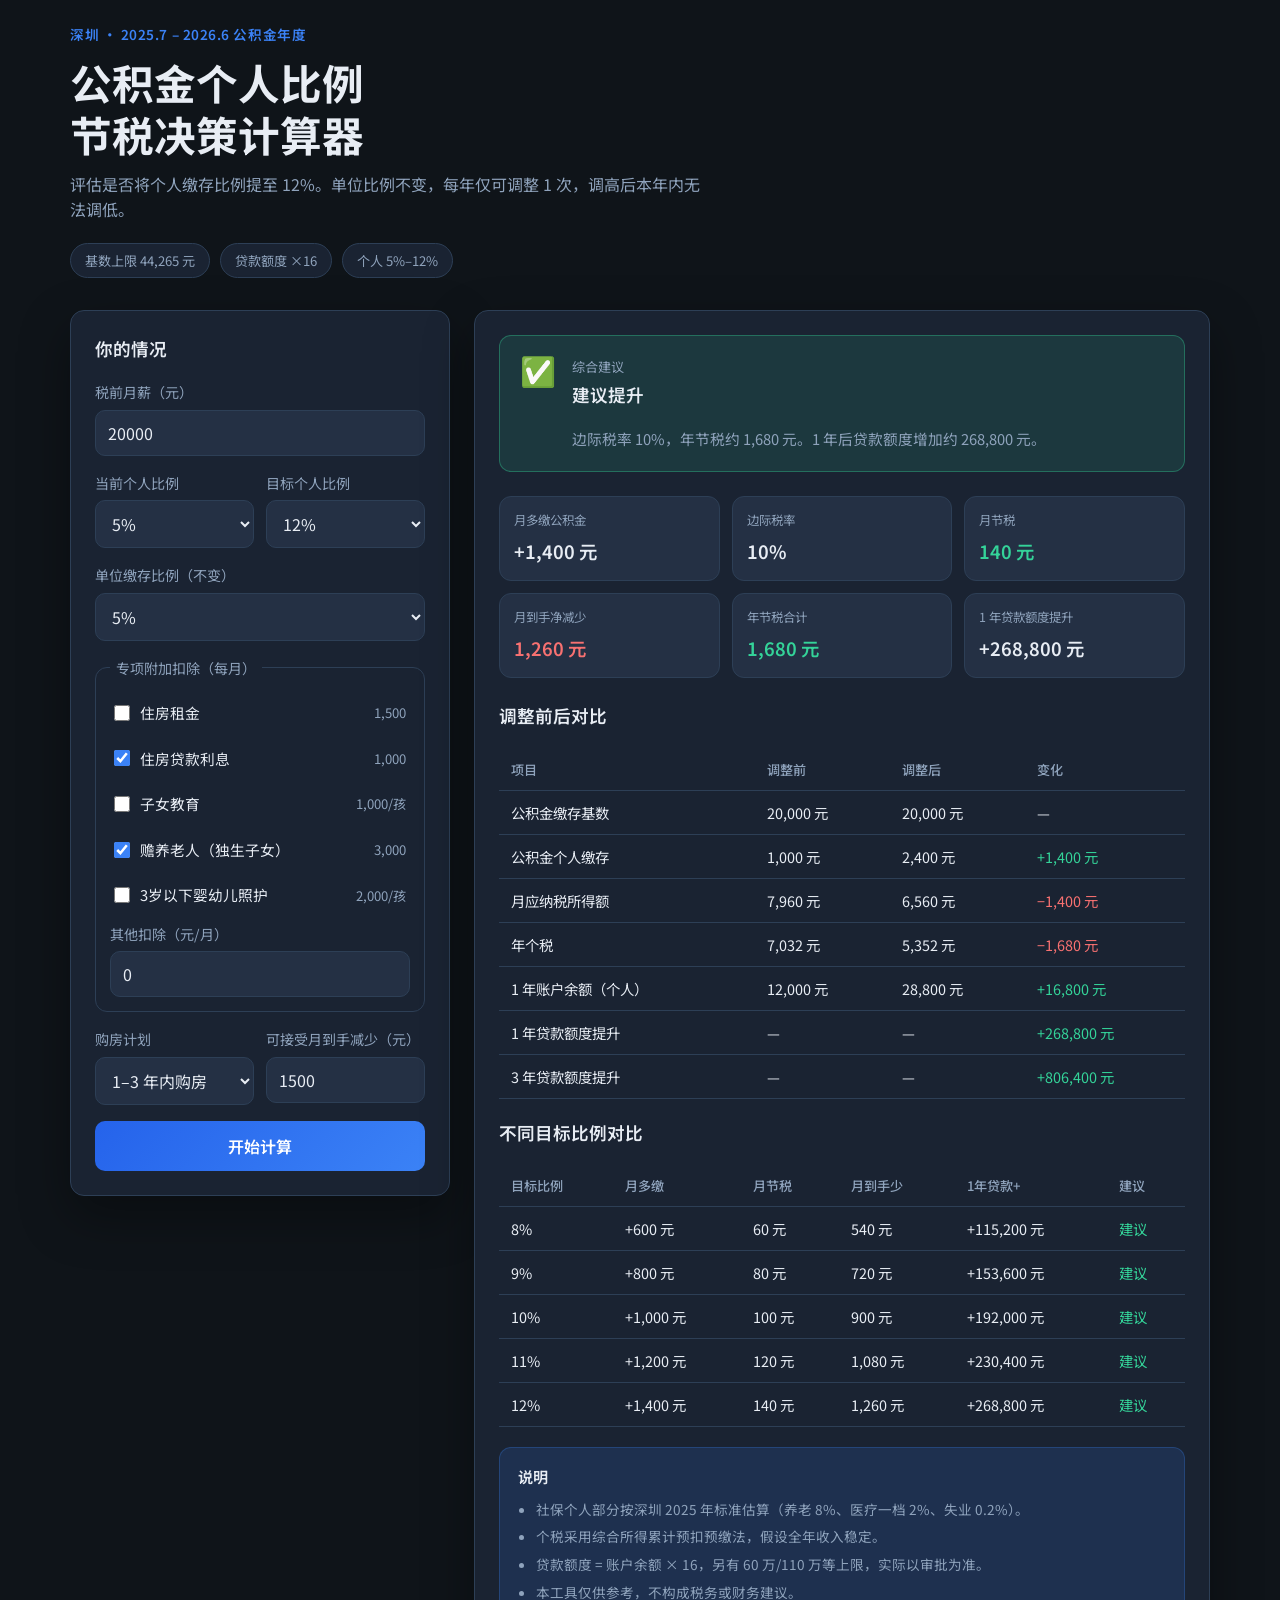
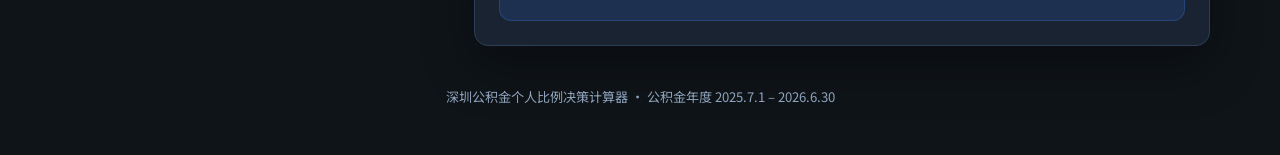
<file: index.html>
<!DOCTYPE html>
<html lang="zh-CN">
<head>
  <meta charset="UTF-8">
  <meta name="viewport" content="width=device-width, initial-scale=1.0">
  <title>深圳公积金比例决策计算器</title>
  <link rel="stylesheet" href="styles.css">
  <link rel="preconnect" href="https://fonts.googleapis.com">
  <link rel="preconnect" href="https://fonts.gstatic.com" crossorigin>
  <link href="https://fonts.googleapis.com/css2?family=Noto+Sans+SC:wght@400;500;600;700&display=swap" rel="stylesheet">
</head>
<body>
  <div class="page">
    <header class="hero">
      <div class="hero-content">
        <p class="eyebrow">深圳 · 2025.7 – 2026.6 公积金年度</p>
        <h1>公积金个人比例<br>节税决策计算器</h1>
        <p class="subtitle">
          评估是否将个人缴存比例提至 12%。单位比例不变，每年仅可调整 1 次，调高后本年内无法调低。
        </p>
      </div>
      <div class="hero-badges">
        <span class="badge">基数上限 44,265 元</span>
        <span class="badge">贷款额度 ×16</span>
        <span class="badge">个人 5%–12%</span>
      </div>
    </header>

    <main class="layout">
      <section class="panel input-panel">
        <h2>你的情况</h2>

        <div class="field">
          <label for="salary">税前月薪（元）</label>
          <input type="number" id="salary" value="20000" min="2360" max="999999" step="100">
        </div>

        <div class="field-row">
          <div class="field">
            <label for="currentRate">当前个人比例</label>
            <select id="currentRate">
              <option value="5">5%</option>
              <option value="6">6%</option>
              <option value="7">7%</option>
              <option value="8">8%</option>
              <option value="9">9%</option>
              <option value="10">10%</option>
              <option value="11">11%</option>
              <option value="12">12%</option>
            </select>
          </div>
          <div class="field">
            <label for="targetRate">目标个人比例</label>
            <select id="targetRate">
              <option value="8">8%</option>
              <option value="9">9%</option>
              <option value="10">10%</option>
              <option value="11">11%</option>
              <option value="12" selected>12%</option>
            </select>
          </div>
        </div>

        <div class="field">
          <label for="employerRate">单位缴存比例（不变）</label>
          <select id="employerRate">
            <option value="5" selected>5%</option>
            <option value="6">6%</option>
            <option value="7">7%</option>
            <option value="8">8%</option>
            <option value="9">9%</option>
            <option value="10">10%</option>
            <option value="11">11%</option>
            <option value="12">12%</option>
          </select>
        </div>

        <fieldset class="deductions">
          <legend>专项附加扣除（每月）</legend>
          <label class="check-item">
            <input type="checkbox" data-amount="1500" id="deductRent">
            <span>住房租金</span>
            <em>1,500</em>
          </label>
          <label class="check-item">
            <input type="checkbox" data-amount="1000" id="deductMortgage" checked>
            <span>住房贷款利息</span>
            <em>1,000</em>
          </label>
          <label class="check-item">
            <input type="checkbox" data-amount="1000" id="deductChild">
            <span>子女教育</span>
            <em>1,000/孩</em>
          </label>
          <label class="check-item">
            <input type="checkbox" data-amount="3000" id="deductElderly" checked>
            <span>赡养老人（独生子女）</span>
            <em>3,000</em>
          </label>
          <label class="check-item">
            <input type="checkbox" data-amount="2000" id="deductBaby">
            <span>3岁以下婴幼儿照护</span>
            <em>2,000/孩</em>
          </label>
          <div class="field inline-field">
            <label for="customDeduction">其他扣除（元/月）</label>
            <input type="number" id="customDeduction" value="0" min="0" step="100">
          </div>
        </fieldset>

        <div class="field-row">
          <div class="field">
            <label for="homePlan">购房计划</label>
            <select id="homePlan">
              <option value="none">暂无计划</option>
              <option value="1-3" selected>1–3 年内购房</option>
              <option value="3+">3 年以上</option>
              <option value="repay">已有公积金贷款（冲还贷）</option>
            </select>
          </div>
          <div class="field">
            <label for="cashTolerance">可接受月到手减少（元）</label>
            <input type="number" id="cashTolerance" value="1500" min="0" step="100">
          </div>
        </div>

        <button type="button" class="btn-primary" id="calculateBtn">开始计算</button>
      </section>

      <section class="panel results-panel" id="resultsPanel">
        <div class="recommendation" id="recommendation">
          <div class="rec-icon" id="recIcon">—</div>
          <div>
            <p class="rec-label">综合建议</p>
            <h3 id="recTitle">填写信息后点击计算</h3>
            <p id="recDetail" class="rec-detail">输入你的收入、比例和购房计划，获取个性化建议。</p>
          </div>
        </div>

        <div class="metrics-grid" id="metricsGrid">
          <div class="metric">
            <span class="metric-label">月多缴公积金</span>
            <span class="metric-value" id="metricDelta">—</span>
          </div>
          <div class="metric">
            <span class="metric-label">边际税率</span>
            <span class="metric-value" id="metricRate">—</span>
          </div>
          <div class="metric">
            <span class="metric-label">月节税</span>
            <span class="metric-value positive" id="metricTaxSave">—</span>
          </div>
          <div class="metric">
            <span class="metric-label">月到手净减少</span>
            <span class="metric-value negative" id="metricCashCost">—</span>
          </div>
          <div class="metric">
            <span class="metric-label">年节税合计</span>
            <span class="metric-value positive" id="metricAnnualTax">—</span>
          </div>
          <div class="metric">
            <span class="metric-label">1 年贷款额度提升</span>
            <span class="metric-value" id="metricLoan1y">—</span>
          </div>
        </div>

        <div class="comparison-card">
          <h3>调整前后对比</h3>
          <table class="compare-table">
            <thead>
              <tr>
                <th>项目</th>
                <th>调整前</th>
                <th>调整后</th>
                <th>变化</th>
              </tr>
            </thead>
            <tbody id="compareBody"></tbody>
          </table>
        </div>

        <div class="comparison-card">
          <h3>不同目标比例对比</h3>
          <table class="compare-table">
            <thead>
              <tr>
                <th>目标比例</th>
                <th>月多缴</th>
                <th>月节税</th>
                <th>月到手少</th>
                <th>1年贷款+</th>
                <th>建议</th>
              </tr>
            </thead>
            <tbody id="scenarioBody"></tbody>
          </table>
        </div>

        <div class="notes">
          <h3>说明</h3>
          <ul>
            <li>社保个人部分按深圳 2025 年标准估算（养老 8%、医疗一档 2%、失业 0.2%）。</li>
            <li>个税采用综合所得累计预扣预缴法，假设全年收入稳定。</li>
            <li>贷款额度 = 账户余额 × 16，另有 60 万/110 万等上限，实际以审批为准。</li>
            <li>本工具仅供参考，不构成税务或财务建议。</li>
          </ul>
        </div>
      </section>
    </main>

    <footer class="footer">
      <p>深圳公积金个人比例决策计算器 · 公积金年度 2025.7.1 – 2026.6.30</p>
    </footer>
  </div>

  <script src="app.js"></script>
</body>
</html>
</file>
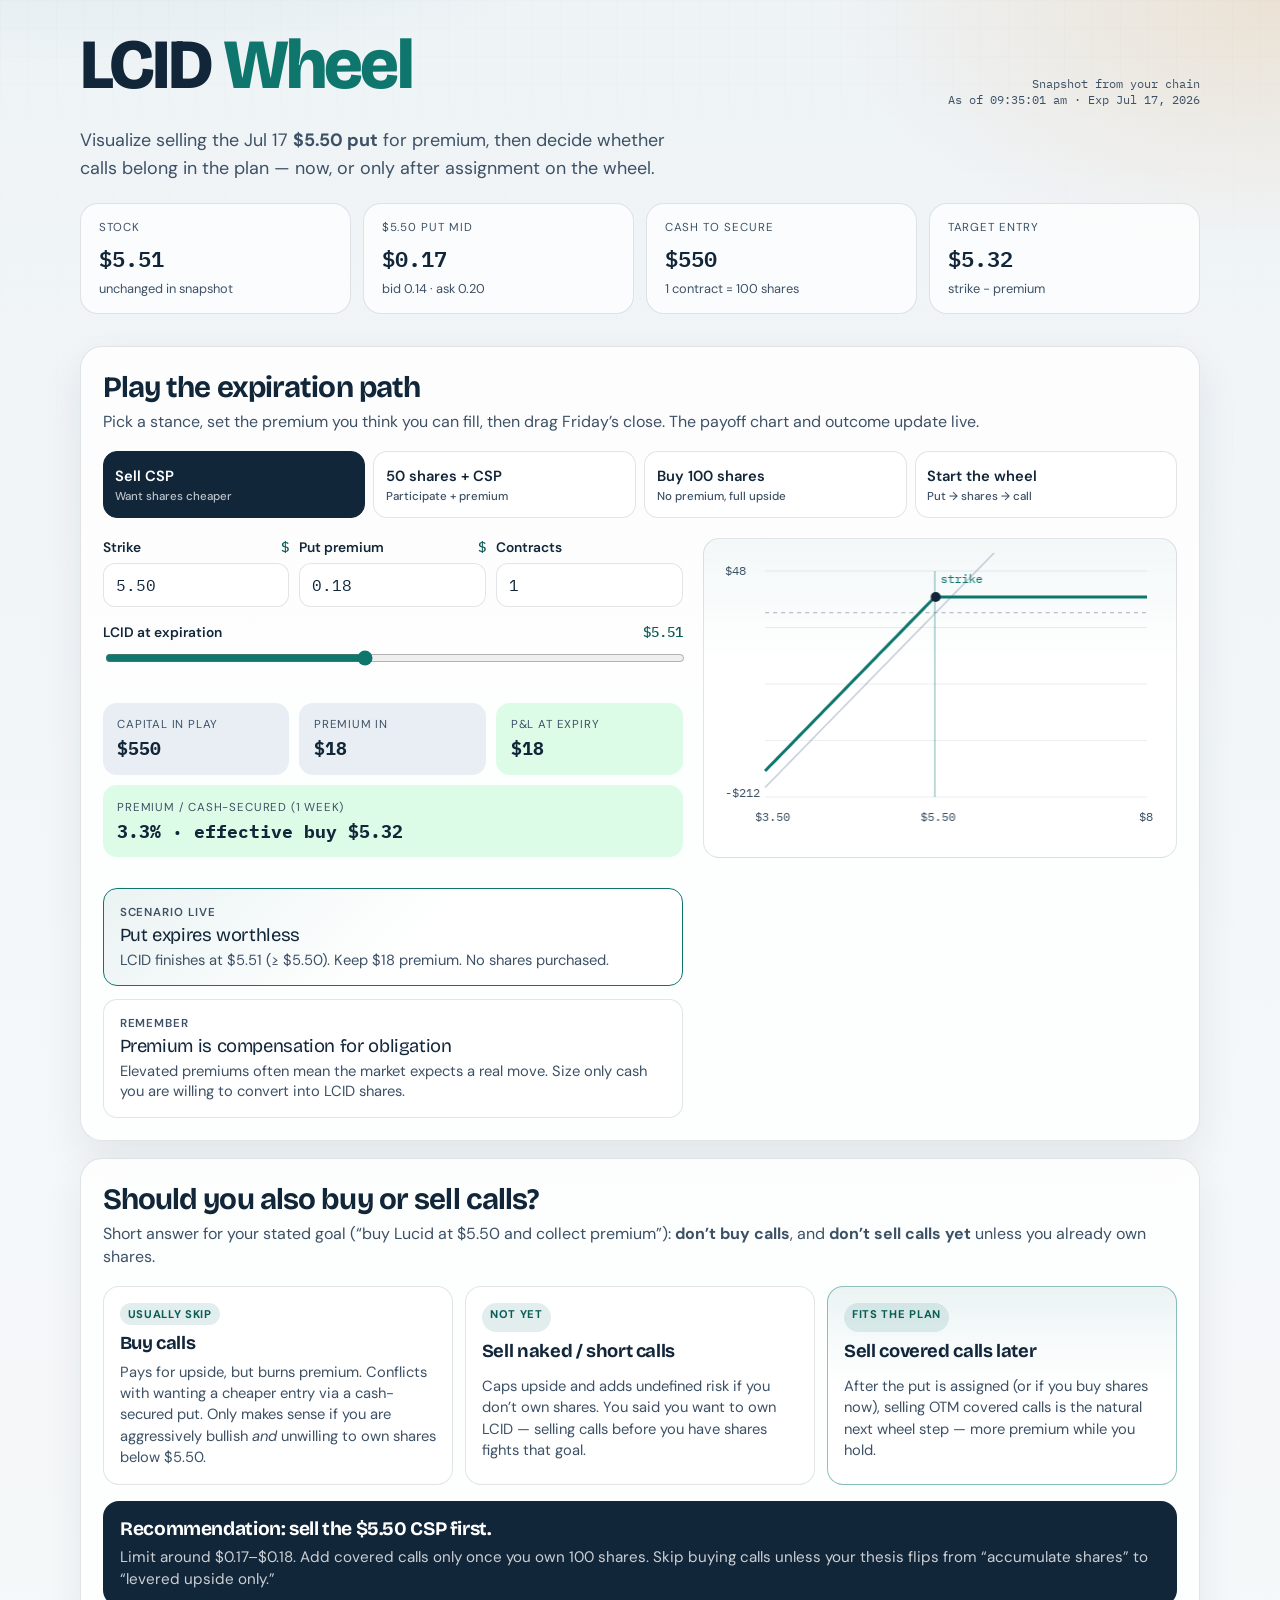
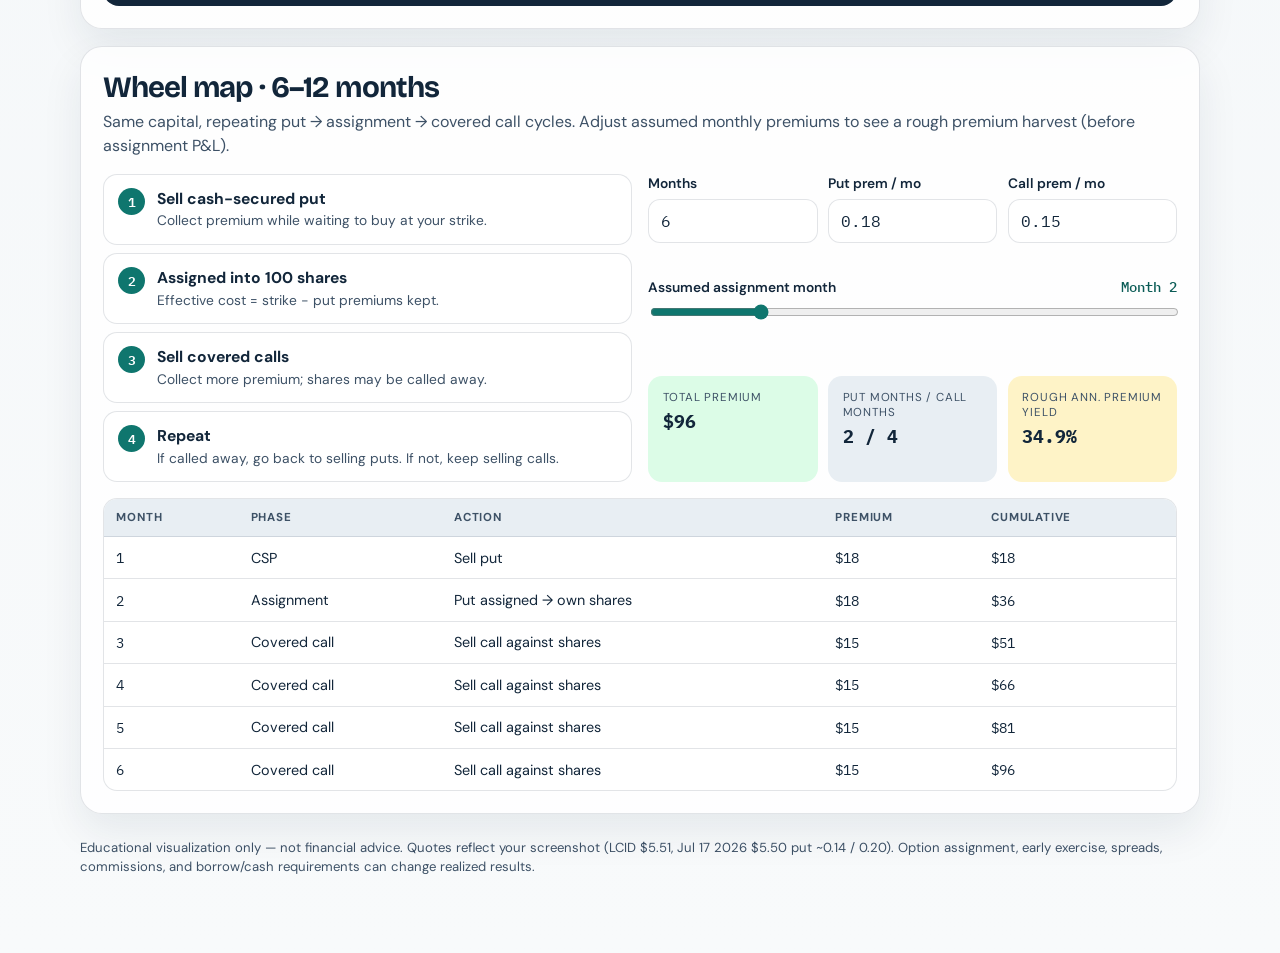
<file: lcid_options_wheel/index.html>
<!DOCTYPE html>
<html lang="en">
<head>
  <meta charset="UTF-8" />
  <meta name="viewport" content="width=device-width, initial-scale=1" />
  <title>LCID Cash-Secured Put &amp; Wheel Visualizer</title>
  <link rel="preconnect" href="https://fonts.googleapis.com" />
  <link rel="preconnect" href="https://fonts.gstatic.com" crossorigin />
  <link href="https://fonts.googleapis.com/css2?family=Bricolage+Grotesque:opsz,wght@12..96,500;12..96,700;12..96,800&family=DM+Sans:ital,opsz,wght@0,9..40,400;0,9..40,500;0,9..40,600;1,9..40,400&family=IBM+Plex+Mono:wght@400;500;600&display=swap" rel="stylesheet" />
  <style>
    :root {
      --ink: #12263a;
      --ink-soft: #3d5166;
      --paper: #f4f7f9;
      --paper-2: #e8eef3;
      --line: rgba(18, 38, 58, 0.12);
      --teal: #0f766e;
      --teal-deep: #0b5c56;
      --amber: #d97706;
      --amber-soft: #fef3c7;
      --rose: #be123c;
      --rose-soft: #ffe4e6;
      --ok: #15803d;
      --ok-soft: #dcfce7;
      --shadow: 0 18px 40px rgba(18, 38, 58, 0.08);
      --radius: 18px;
      --mono: "IBM Plex Mono", ui-monospace, monospace;
      --sans: "DM Sans", system-ui, sans-serif;
      --display: "Bricolage Grotesque", Georgia, serif;
    }

    * { box-sizing: border-box; }
    html { scroll-behavior: smooth; }
    body {
      margin: 0;
      color: var(--ink);
      font-family: var(--sans);
      background:
        radial-gradient(1200px 600px at 10% -10%, rgba(15, 118, 110, 0.16), transparent 55%),
        radial-gradient(900px 500px at 100% 0%, rgba(217, 119, 6, 0.14), transparent 50%),
        linear-gradient(180deg, #eef3f6 0%, var(--paper) 38%, #f8fafb 100%);
      min-height: 100vh;
    }

    body::before {
      content: "";
      position: fixed;
      inset: 0;
      pointer-events: none;
      opacity: 0.35;
      background-image:
        linear-gradient(rgba(18, 38, 58, 0.035) 1px, transparent 1px),
        linear-gradient(90deg, rgba(18, 38, 58, 0.035) 1px, transparent 1px);
      background-size: 28px 28px;
      mask-image: linear-gradient(180deg, rgba(0,0,0,0.7), transparent 85%);
    }

    .wrap {
      width: min(1120px, calc(100% - 2rem));
      margin: 0 auto;
      padding: 2rem 0 4rem;
      position: relative;
      z-index: 1;
    }

    .brand-bar {
      display: flex;
      align-items: baseline;
      justify-content: space-between;
      gap: 1rem;
      margin-bottom: 1.25rem;
    }

    .brand {
      font-family: var(--display);
      font-weight: 800;
      font-size: clamp(2.4rem, 7vw, 4.4rem);
      letter-spacing: -0.04em;
      line-height: 0.95;
      margin: 0;
    }

    .brand span {
      color: var(--teal);
    }

    .asof {
      font-family: var(--mono);
      font-size: 0.78rem;
      color: var(--ink-soft);
      text-align: right;
    }

    .hero {
      display: grid;
      gap: 1.25rem;
      margin-bottom: 2rem;
    }

    .lede {
      max-width: 38rem;
      font-size: 1.12rem;
      line-height: 1.55;
      color: var(--ink-soft);
      margin: 0;
    }

    .price-strip {
      display: grid;
      grid-template-columns: repeat(4, 1fr);
      gap: 0.75rem;
    }

    .stat {
      padding: 1rem 1.1rem;
      border: 1px solid var(--line);
      background: rgba(255, 255, 255, 0.72);
      backdrop-filter: blur(8px);
      border-radius: var(--radius);
    }

    .stat label {
      display: block;
      font-size: 0.72rem;
      letter-spacing: 0.08em;
      text-transform: uppercase;
      color: var(--ink-soft);
      margin-bottom: 0.35rem;
    }

    .stat strong {
      font-family: var(--mono);
      font-size: 1.35rem;
      font-weight: 600;
    }

    .stat .hint {
      margin-top: 0.25rem;
      font-size: 0.8rem;
      color: var(--ink-soft);
    }

    .panel {
      background: rgba(255, 255, 255, 0.82);
      border: 1px solid var(--line);
      border-radius: calc(var(--radius) + 4px);
      box-shadow: var(--shadow);
      padding: 1.35rem;
    }

    @media (prefers-reduced-motion: no-preference) {
      .brand-bar { animation: rise 0.7s ease both; }
      .hero { animation: rise 0.8s 0.08s ease both; }
      .panel { animation: rise 0.85s 0.14s ease both; }
    }

    .panel + .panel { margin-top: 1.1rem; }

    .panel h2 {
      font-family: var(--display);
      font-size: clamp(1.4rem, 3vw, 1.85rem);
      letter-spacing: -0.03em;
      margin: 0 0 0.35rem;
    }

    .panel .sub {
      margin: 0 0 1.1rem;
      color: var(--ink-soft);
      line-height: 1.45;
    }

    .strategy-tabs {
      display: grid;
      grid-template-columns: repeat(4, 1fr);
      gap: 0.55rem;
      margin-bottom: 1.25rem;
    }

    .strategy-tabs button {
      appearance: none;
      border: 1px solid var(--line);
      background: #fff;
      color: var(--ink);
      border-radius: 14px;
      padding: 0.85rem 0.7rem;
      font-family: var(--sans);
      font-weight: 600;
      font-size: 0.92rem;
      cursor: pointer;
      transition: transform 0.18s ease, background 0.18s ease, border-color 0.18s ease;
      text-align: left;
    }

    .strategy-tabs button small {
      display: block;
      margin-top: 0.2rem;
      font-weight: 500;
      font-size: 0.72rem;
      color: var(--ink-soft);
    }

    .strategy-tabs button:hover { transform: translateY(-1px); }
    .strategy-tabs button.active {
      background: var(--ink);
      color: #fff;
      border-color: var(--ink);
    }
    .strategy-tabs button.active small { color: rgba(255,255,255,0.72); }

    .controls {
      display: grid;
      grid-template-columns: 1.1fr 0.9fr;
      gap: 1.25rem;
      align-items: start;
    }

    .control-stack { display: grid; gap: 1rem; }

    .field label {
      display: flex;
      justify-content: space-between;
      align-items: baseline;
      gap: 0.75rem;
      font-size: 0.86rem;
      font-weight: 600;
      margin-bottom: 0.4rem;
    }

    .field label span {
      font-family: var(--mono);
      font-weight: 500;
      color: var(--teal-deep);
    }

    input[type="range"] {
      width: 100%;
      accent-color: var(--teal);
      cursor: pointer;
    }

    .number-row {
      display: grid;
      grid-template-columns: repeat(3, 1fr);
      gap: 0.65rem;
    }

    .number-row .field input[type="number"] {
      width: 100%;
      border: 1px solid var(--line);
      border-radius: 12px;
      padding: 0.7rem 0.75rem;
      font-family: var(--mono);
      font-size: 1rem;
      background: #fff;
      color: var(--ink);
    }

    .chart-box {
      border: 1px solid var(--line);
      border-radius: 16px;
      background:
        linear-gradient(180deg, rgba(15, 118, 110, 0.05), transparent 40%),
        #fff;
      padding: 0.85rem;
      min-height: 320px;
    }

    canvas { width: 100%; height: 280px; display: block; }

    .outcome {
      margin-top: 1rem;
      display: grid;
      gap: 0.75rem;
    }

    .outcome-card {
      border-radius: 14px;
      padding: 0.95rem 1rem;
      border: 1px solid var(--line);
      background: #fff;
      display: grid;
      gap: 0.25rem;
      transition: transform 0.2s ease, border-color 0.2s ease;
    }

    .outcome-card.live {
      border-color: var(--teal);
      background: linear-gradient(135deg, rgba(15,118,110,0.08), #fff 55%);
      transform: translateY(-1px);
    }

    .outcome-card .kicker {
      font-size: 0.72rem;
      letter-spacing: 0.08em;
      text-transform: uppercase;
      color: var(--ink-soft);
      font-weight: 600;
    }

    .outcome-card .title {
      font-family: var(--display);
      font-size: 1.15rem;
      letter-spacing: -0.02em;
    }

    .outcome-card .detail {
      color: var(--ink-soft);
      font-size: 0.92rem;
      line-height: 1.4;
    }

    .metrics {
      display: grid;
      grid-template-columns: repeat(3, 1fr);
      gap: 0.65rem;
      margin-top: 1rem;
    }

    .metric {
      border-radius: 14px;
      padding: 0.85rem;
      background: var(--paper-2);
      border: 1px solid transparent;
    }

    .metric label {
      display: block;
      font-size: 0.72rem;
      text-transform: uppercase;
      letter-spacing: 0.07em;
      color: var(--ink-soft);
      margin-bottom: 0.25rem;
    }

    .metric strong {
      font-family: var(--mono);
      font-size: 1.15rem;
    }

    .metric.good { background: var(--ok-soft); }
    .metric.warn { background: var(--amber-soft); }
    .metric.bad { background: var(--rose-soft); }

    .calls-grid {
      display: grid;
      grid-template-columns: repeat(3, 1fr);
      gap: 0.75rem;
    }

    .call-card {
      border: 1px solid var(--line);
      border-radius: 16px;
      padding: 1rem;
      background: #fff;
      display: grid;
      gap: 0.45rem;
      min-height: 100%;
      transition: transform 0.2s ease;
    }

    .call-card:hover { transform: translateY(-2px); }
    .call-card.recommended {
      border-color: rgba(15, 118, 110, 0.45);
      background: linear-gradient(180deg, rgba(15,118,110,0.08), #fff 50%);
    }

    .badge {
      display: inline-block;
      width: fit-content;
      font-size: 0.7rem;
      font-weight: 700;
      letter-spacing: 0.06em;
      text-transform: uppercase;
      color: var(--teal-deep);
      background: rgba(15, 118, 110, 0.12);
      padding: 0.25rem 0.5rem;
      border-radius: 999px;
    }

    .call-card h3 {
      margin: 0;
      font-family: var(--display);
      font-size: 1.15rem;
      letter-spacing: -0.02em;
    }

    .call-card p {
      margin: 0;
      color: var(--ink-soft);
      font-size: 0.92rem;
      line-height: 1.45;
    }

    .verdict {
      margin-top: 1rem;
      padding: 1rem 1.1rem;
      border-radius: 16px;
      background: var(--ink);
      color: #fff;
      display: grid;
      gap: 0.35rem;
    }

    .verdict strong {
      font-family: var(--display);
      font-size: 1.2rem;
      letter-spacing: -0.02em;
    }

    .verdict p {
      margin: 0;
      color: rgba(255,255,255,0.78);
      line-height: 1.45;
      font-size: 0.95rem;
    }

    .wheel-layout {
      display: grid;
      grid-template-columns: 1fr 1fr;
      gap: 1rem;
    }

    .flow {
      display: grid;
      gap: 0.55rem;
    }

    .flow-step {
      display: grid;
      grid-template-columns: auto 1fr;
      gap: 0.75rem;
      align-items: start;
      padding: 0.8rem 0.9rem;
      border-radius: 14px;
      background: #fff;
      border: 1px solid var(--line);
    }

    .step-num {
      width: 1.7rem;
      height: 1.7rem;
      border-radius: 50%;
      display: grid;
      place-items: center;
      background: var(--teal);
      color: #fff;
      font-family: var(--mono);
      font-size: 0.8rem;
      font-weight: 600;
    }

    .flow-step h4 {
      margin: 0 0 0.15rem;
      font-size: 0.98rem;
    }

    .flow-step p {
      margin: 0;
      color: var(--ink-soft);
      font-size: 0.86rem;
      line-height: 1.4;
    }

    .table-wrap {
      overflow-x: auto;
      border: 1px solid var(--line);
      border-radius: 14px;
      background: #fff;
    }

    table {
      width: 100%;
      border-collapse: collapse;
      font-size: 0.9rem;
    }

    th, td {
      padding: 0.7rem 0.8rem;
      text-align: left;
      border-bottom: 1px solid var(--line);
      white-space: nowrap;
    }

    th {
      font-size: 0.72rem;
      letter-spacing: 0.07em;
      text-transform: uppercase;
      color: var(--ink-soft);
      background: var(--paper-2);
    }

    td.mono { font-family: var(--mono); }
    tr:last-child td { border-bottom: 0; }

    .footnote {
      margin-top: 1.5rem;
      color: var(--ink-soft);
      font-size: 0.82rem;
      line-height: 1.45;
    }

    @keyframes rise {
      from { opacity: 0; transform: translateY(14px); }
      to { opacity: 1; transform: translateY(0); }
    }

    @media (max-width: 860px) {
      .price-strip,
      .strategy-tabs,
      .controls,
      .metrics,
      .calls-grid,
      .wheel-layout {
        grid-template-columns: 1fr;
      }
      .number-row { grid-template-columns: 1fr; }
      .brand-bar { flex-direction: column; align-items: flex-start; }
      .asof { text-align: left; }
    }
  </style>
</head>
<body>
  <div class="wrap">
    <header class="brand-bar">
      <h1 class="brand">LCID <span>Wheel</span></h1>
      <div class="asof">
        Snapshot from your chain<br />
        As of 09:35:01 am · Exp Jul 17, 2026
      </div>
    </header>

    <section class="hero">
      <p class="lede">
        Visualize selling the Jul 17 <strong>$5.50 put</strong> for premium, then decide whether calls belong in the plan — now, or only after assignment on the wheel.
      </p>
      <div class="price-strip">
        <div class="stat">
          <label>Stock</label>
          <strong id="stockDisplay">$5.51</strong>
          <div class="hint">unchanged in snapshot</div>
        </div>
        <div class="stat">
          <label>$5.50 Put mid</label>
          <strong>$0.17</strong>
          <div class="hint">bid 0.14 · ask 0.20</div>
        </div>
        <div class="stat">
          <label>Cash to secure</label>
          <strong id="cashSecure">$550</strong>
          <div class="hint">1 contract = 100 shares</div>
        </div>
        <div class="stat">
          <label>Target entry</label>
          <strong id="effEntry">$5.33</strong>
          <div class="hint">strike − premium</div>
        </div>
      </div>
    </section>

    <section class="panel">
      <h2>Play the expiration path</h2>
      <p class="sub">Pick a stance, set the premium you think you can fill, then drag Friday’s close. The payoff chart and outcome update live.</p>

      <div class="strategy-tabs" role="tablist" aria-label="Strategy">
        <button type="button" class="active" data-strategy="csp">
          Sell CSP
          <small>Want shares cheaper</small>
        </button>
        <button type="button" data-strategy="half">
          50 shares + CSP
          <small>Participate + premium</small>
        </button>
        <button type="button" data-strategy="shares">
          Buy 100 shares
          <small>No premium, full upside</small>
        </button>
        <button type="button" data-strategy="wheel">
          Start the wheel
          <small>Put → shares → call</small>
        </button>
      </div>

      <div class="controls">
        <div class="control-stack">
          <div class="number-row">
            <div class="field">
              <label>Strike <span>$</span></label>
              <input id="strike" type="number" min="1" max="20" step="0.5" value="5.50" />
            </div>
            <div class="field">
              <label>Put premium <span>$</span></label>
              <input id="premium" type="number" min="0.01" max="2" step="0.01" value="0.18" />
            </div>
            <div class="field">
              <label>Contracts</label>
              <input id="contracts" type="number" min="1" max="20" step="1" value="1" />
            </div>
          </div>

          <div class="field">
            <label>
              LCID at expiration
              <span id="expiryLabel">$5.51</span>
            </label>
            <input id="expiryPrice" type="range" min="3.5" max="8" step="0.01" value="5.51" />
          </div>

          <div class="field" id="callPremiumField" hidden>
            <label>
              Next covered-call premium (per share)
              <span id="callPremiumLabel">$0.20</span>
            </label>
            <input id="callPremium" type="range" min="0.05" max="0.80" step="0.01" value="0.20" />
          </div>

          <div class="metrics" id="metrics"></div>
          <div class="outcome" id="outcome"></div>
        </div>

        <div class="chart-box">
          <canvas id="payoff" width="640" height="280" aria-label="Payoff chart"></canvas>
        </div>
      </div>
    </section>

    <section class="panel">
      <h2>Should you also buy or sell calls?</h2>
      <p class="sub">Short answer for your stated goal (“buy Lucid at $5.50 and collect premium”): <strong>don’t buy calls</strong>, and <strong>don’t sell calls yet</strong> unless you already own shares.</p>

      <div class="calls-grid">
        <article class="call-card">
          <span class="badge">Usually skip</span>
          <h3>Buy calls</h3>
          <p>Pays for upside, but burns premium. Conflicts with wanting a cheaper entry via a cash-secured put. Only makes sense if you are aggressively bullish <em>and</em> unwilling to own shares below $5.50.</p>
        </article>
        <article class="call-card">
          <span class="badge">Not yet</span>
          <h3>Sell naked / short calls</h3>
          <p>Caps upside and adds undefined risk if you don’t own shares. You said you want to own LCID — selling calls before you have shares fights that goal.</p>
        </article>
        <article class="call-card recommended">
          <span class="badge">Fits the plan</span>
          <h3>Sell covered calls later</h3>
          <p>After the put is assigned (or if you buy shares now), selling OTM covered calls is the natural next wheel step — more premium while you hold.</p>
        </article>
      </div>

      <div class="verdict" id="callVerdict">
        <strong>Recommendation: sell the $5.50 CSP first.</strong>
        <p>Limit around $0.17–$0.18. Add covered calls only once you own 100 shares. Skip buying calls unless your thesis flips from “accumulate shares” to “levered upside only.”</p>
      </div>
    </section>

    <section class="panel">
      <h2>Wheel map · 6–12 months</h2>
      <p class="sub">Same capital, repeating put → assignment → covered call cycles. Adjust assumed monthly premiums to see a rough premium harvest (before assignment P&amp;L).</p>

      <div class="wheel-layout">
        <div class="flow">
          <div class="flow-step">
            <div class="step-num">1</div>
            <div>
              <h4>Sell cash-secured put</h4>
              <p>Collect premium while waiting to buy at your strike.</p>
            </div>
          </div>
          <div class="flow-step">
            <div class="step-num">2</div>
            <div>
              <h4>Assigned into 100 shares</h4>
              <p>Effective cost = strike − put premiums kept.</p>
            </div>
          </div>
          <div class="flow-step">
            <div class="step-num">3</div>
            <div>
              <h4>Sell covered calls</h4>
              <p>Collect more premium; shares may be called away.</p>
            </div>
          </div>
          <div class="flow-step">
            <div class="step-num">4</div>
            <div>
              <h4>Repeat</h4>
              <p>If called away, go back to selling puts. If not, keep selling calls.</p>
            </div>
          </div>
        </div>

        <div class="control-stack">
          <div class="number-row">
            <div class="field">
              <label>Months</label>
              <input id="months" type="number" min="1" max="24" step="1" value="6" />
            </div>
            <div class="field">
              <label>Put prem / mo</label>
              <input id="putPerMonth" type="number" min="0.01" max="2" step="0.01" value="0.18" />
            </div>
            <div class="field">
              <label>Call prem / mo</label>
              <input id="callPerMonth" type="number" min="0.01" max="2" step="0.01" value="0.15" />
            </div>
          </div>
          <div class="field">
            <label>
              Assumed assignment month
              <span id="assignMonthLabel">Month 2</span>
            </label>
            <input id="assignMonth" type="range" min="1" max="6" step="1" value="2" />
          </div>
          <div class="metrics" id="wheelMetrics"></div>
        </div>
      </div>

      <div class="table-wrap" style="margin-top: 1rem;">
        <table>
          <thead>
            <tr>
              <th>Month</th>
              <th>Phase</th>
              <th>Action</th>
              <th>Premium</th>
              <th>Cumulative</th>
            </tr>
          </thead>
          <tbody id="wheelTable"></tbody>
        </table>
      </div>
    </section>

    <p class="footnote">
      Educational visualization only — not financial advice. Quotes reflect your screenshot (LCID $5.51, Jul 17 2026 $5.50 put ~0.14 / 0.20). Option assignment, early exercise, spreads, commissions, and borrow/cash requirements can change realized results.
    </p>
  </div>

  <script>
    const state = {
      strategy: "csp",
      stock: 5.51,
    };

    const els = {
      strike: document.getElementById("strike"),
      premium: document.getElementById("premium"),
      contracts: document.getElementById("contracts"),
      expiryPrice: document.getElementById("expiryPrice"),
      expiryLabel: document.getElementById("expiryLabel"),
      callPremium: document.getElementById("callPremium"),
      callPremiumLabel: document.getElementById("callPremiumLabel"),
      callPremiumField: document.getElementById("callPremiumField"),
      metrics: document.getElementById("metrics"),
      outcome: document.getElementById("outcome"),
      canvas: document.getElementById("payoff"),
      cashSecure: document.getElementById("cashSecure"),
      effEntry: document.getElementById("effEntry"),
      months: document.getElementById("months"),
      putPerMonth: document.getElementById("putPerMonth"),
      callPerMonth: document.getElementById("callPerMonth"),
      assignMonth: document.getElementById("assignMonth"),
      assignMonthLabel: document.getElementById("assignMonthLabel"),
      wheelMetrics: document.getElementById("wheelMetrics"),
      wheelTable: document.getElementById("wheelTable"),
      callVerdict: document.getElementById("callVerdict"),
    };

    const money = (n) => {
      const sign = n < 0 ? "-" : "";
      return sign + "$" + Math.abs(n).toFixed(2);
    };
    const moneyInt = (n) => {
      const sign = n < 0 ? "-" : "";
      return sign + "$" + Math.abs(Math.round(n)).toLocaleString();
    };
    const pct = (n) => (n * 100).toFixed(1) + "%";

    function inputs() {
      const strike = Number(els.strike.value);
      const premium = Number(els.premium.value);
      const contracts = Math.max(1, Number(els.contracts.value) || 1);
      const expiry = Number(els.expiryPrice.value);
      const callPrem = Number(els.callPremium.value);
      return { strike, premium, contracts, expiry, callPrem, shares: contracts * 100 };
    }

    function pnlAt(price, strategy) {
      const { strike, premium, contracts, callPrem, shares } = inputs();
      const putPremiumCash = premium * shares;
      const assigned = price < strike;

      if (strategy === "shares") {
        return (price - state.stock) * shares;
      }

      if (strategy === "csp") {
        if (!assigned) return putPremiumCash;
        return putPremiumCash + (price - strike) * shares;
      }

      if (strategy === "half") {
        // Buy 50 shares now + sell 1 CSP (100-share obligation) per contract unit
        const stockHalf = 50 * contracts;
        const stockSide = (price - state.stock) * stockHalf;
        const cspSide = !assigned
          ? premium * 100 * contracts
          : premium * 100 * contracts + (price - strike) * 100 * contracts;
        return stockSide + cspSide;
      }

      // wheel: CSP this week; if assigned, assume one covered-call credit already layered for illustration at expiry
      if (!assigned) return premium * 100 * contracts;
      const sharesPnL = (price - strike) * 100 * contracts;
      const callCredit = callPrem * 100 * contracts;
      // covered call sold at strike for simplicity in short-term path
      const calledAway = price > strike;
      if (calledAway) {
        // shares sold at strike via call; keep put + call premium, no further upside
        return premium * 100 * contracts + callCredit;
      }
      return premium * 100 * contracts + callCredit + sharesPnL;
    }

    function renderMetrics() {
      const { strike, premium, contracts, expiry } = inputs();
      const capital =
        state.strategy === "half"
          ? state.stock * 50 * contracts + strike * 100 * contracts
          : state.strategy === "shares"
            ? state.stock * 100 * contracts
            : strike * 100 * contracts;
      const premCash = premium * 100 * contracts;
      const eff = strike - premium;
      const weekReturn = premCash / (strike * 100 * contracts);
      const pnl = pnlAt(expiry, state.strategy);

      els.cashSecure.textContent = moneyInt(strike * 100 * contracts);
      els.effEntry.textContent = money(eff);

      const cls = pnl > 0.5 ? "good" : pnl < -0.5 ? "bad" : "warn";
      els.metrics.innerHTML = `
        <div class="metric"><label>Capital in play</label><strong>${moneyInt(capital)}</strong></div>
        <div class="metric"><label>Premium in</label><strong>${moneyInt(premCash)}</strong></div>
        <div class="metric ${cls}"><label>P&amp;L at expiry</label><strong>${moneyInt(pnl)}</strong></div>
      `;

      // Also show week return for CSP-like strategies
      if (state.strategy !== "shares") {
        els.metrics.insertAdjacentHTML(
          "beforeend",
          `<div class="metric good" style="grid-column: 1 / -1"><label>Premium / cash-secured (1 week)</label><strong>${pct(weekReturn)} · effective buy ${money(eff)}</strong></div>`
        );
      }
    }

    function renderOutcome() {
      const { strike, premium, contracts, expiry, callPrem } = inputs();
      const assigned = expiry < strike;
      const prem = premium * 100 * contracts;

      let cards = [];

      if (state.strategy === "csp") {
        if (!assigned) {
          cards = [{
            live: true,
            kicker: "Scenario live",
            title: "Put expires worthless",
            detail: `LCID finishes at ${money(expiry)} (≥ ${money(strike)}). Keep ${moneyInt(prem)} premium. No shares purchased.`,
          }];
        } else {
          const eff = strike - premium;
          cards = [{
            live: true,
            kicker: "Scenario live",
            title: "Likely assigned — you buy shares",
            detail: `Buy ${100 * contracts} shares at ${money(strike)}. Keep premium, so effective cost ≈ ${money(eff)}. Mark-to-market vs ${money(expiry)} is included in P&L.`,
          }];
        }
      } else if (state.strategy === "half") {
        cards = [{
          live: true,
          kicker: "Scenario live",
          title: assigned ? "50 shares + assigned put" : "50 shares + put premium kept",
          detail: assigned
            ? `You already ride 50×${contracts} shares higher/lower, and get assigned on the CSP for another ${100 * contracts} shares at effective ~${money(strike - premium)}.`
            : `Upside from the ${50 * contracts} shares plus ${moneyInt(prem)} from the expired put. You may wish you’d bought the full lot — that’s the tradeoff.`,
        }];
      } else if (state.strategy === "shares") {
        const pnl = (expiry - state.stock) * 100 * contracts;
        cards = [{
          live: true,
          kicker: "Scenario live",
          title: pnl >= 0 ? "Shares participate fully" : "Shares absorb the drop",
          detail: `Long ${100 * contracts} @ ${money(state.stock)} → ${money(expiry)}. No premium cushion. P&L ${moneyInt(pnl)}.`,
        }];
      } else {
        cards = [{
          live: true,
          kicker: "Scenario live",
          title: assigned ? "Wheel shifts to covered-call phase" : "Put premium banked — wheel resets",
          detail: assigned
            ? `Assigned at ${money(strike)}. Illustrative covered-call credit ${money(callPrem)} adds ${moneyInt(callPrem * 100 * contracts)}. Next: sell OTM calls against the shares.`
            : `Stock stayed above ${money(strike)}. Keep ${moneyInt(prem)} and sell another put next cycle.`,
        }];
      }

      // static comparison strip
      cards.push({
        live: false,
        kicker: "Remember",
        title: expiry >= 5.7 ? "Rally risk for CSP sellers" : "Premium is compensation for obligation",
        detail: expiry >= 5.7
          ? "This is the classic CSP frustration: stock runs and you keep a small premium instead of the shares. The 50/50 hybrid reduces that regret."
          : "Elevated premiums often mean the market expects a real move. Size only cash you are willing to convert into LCID shares.",
      });

      els.outcome.innerHTML = cards.map((c) => `
        <article class="outcome-card ${c.live ? "live" : ""}">
          <div class="kicker">${c.kicker}</div>
          <div class="title">${c.title}</div>
          <div class="detail">${c.detail}</div>
        </article>
      `).join("");
    }

    function renderCallVerdict() {
      if (state.strategy === "shares" || state.strategy === "half") {
        els.callVerdict.innerHTML = `
          <strong>You already own (or will own) shares — covered calls are optional income.</strong>
          <p>Don’t buy calls on top. If you want more premium after entry, sell OTM covered calls (e.g. $6–$7) only if you’re okay capping upside.</p>
        `;
      } else if (state.strategy === "wheel") {
        els.callVerdict.innerHTML = `
          <strong>Wheel path: puts first, covered calls after assignment.</strong>
          <p>Buying calls is usually the wrong overlay. Selling calls before you own shares is not a cash-secured wheel — wait for assignment (or buy shares), then sell calls.</p>
        `;
      } else {
        els.callVerdict.innerHTML = `
          <strong>Recommendation: sell the $5.50 CSP first.</strong>
          <p>Limit around $0.17–$0.18. Add covered calls only once you own 100 shares. Skip buying calls unless your thesis flips from “accumulate shares” to “levered upside only.”</p>
        `;
      }
    }

    function drawChart() {
      const ctx = els.canvas.getContext("2d");
      const dpr = window.devicePixelRatio || 1;
      const cssW = els.canvas.clientWidth;
      const cssH = 280;
      els.canvas.width = cssW * dpr;
      els.canvas.height = cssH * dpr;
      ctx.setTransform(dpr, 0, 0, dpr, 0, 0);
      ctx.clearRect(0, 0, cssW, cssH);

      const pad = { l: 48, r: 16, t: 18, b: 36 };
      const w = cssW - pad.l - pad.r;
      const h = cssH - pad.t - pad.b;
      const minX = 3.5;
      const maxX = 8;
      const prices = [];
      for (let p = minX; p <= maxX + 1e-9; p += 0.05) prices.push(+p.toFixed(2));

      const series = {
        csp: prices.map((p) => pnlAt(p, "csp")),
        half: prices.map((p) => pnlAt(p, "half")),
        shares: prices.map((p) => pnlAt(p, "shares")),
        wheel: prices.map((p) => pnlAt(p, "wheel")),
      };

      const active = series[state.strategy];
      let minY = Math.min(...active, 0);
      let maxY = Math.max(...active, 0);
      const padY = Math.max(20, (maxY - minY) * 0.15);
      minY -= padY;
      maxY += padY;

      const xOf = (p) => pad.l + ((p - minX) / (maxX - minX)) * w;
      const yOf = (v) => pad.t + ((maxY - v) / (maxY - minY)) * h;

      // grid
      ctx.strokeStyle = "rgba(18,38,58,0.08)";
      ctx.lineWidth = 1;
      for (let i = 0; i <= 4; i++) {
        const y = pad.t + (h * i) / 4;
        ctx.beginPath();
        ctx.moveTo(pad.l, y);
        ctx.lineTo(pad.l + w, y);
        ctx.stroke();
      }

      // zero line
      ctx.strokeStyle = "rgba(18,38,58,0.35)";
      ctx.setLineDash([4, 4]);
      ctx.beginPath();
      ctx.moveTo(pad.l, yOf(0));
      ctx.lineTo(pad.l + w, yOf(0));
      ctx.stroke();
      ctx.setLineDash([]);

      // strike line
      const { strike } = inputs();
      ctx.strokeStyle = "rgba(15,118,110,0.55)";
      ctx.beginPath();
      ctx.moveTo(xOf(strike), pad.t);
      ctx.lineTo(xOf(strike), pad.t + h);
      ctx.stroke();

      function strokeSeries(values, color, width, alpha = 1) {
        ctx.globalAlpha = alpha;
        ctx.strokeStyle = color;
        ctx.lineWidth = width;
        ctx.lineJoin = "round";
        ctx.beginPath();
        values.forEach((v, i) => {
          const x = xOf(prices[i]);
          const y = yOf(v);
          if (i === 0) ctx.moveTo(x, y);
          else ctx.lineTo(x, y);
        });
        ctx.stroke();
        ctx.globalAlpha = 1;
      }

      // faint comparisons
      if (state.strategy !== "shares") strokeSeries(series.shares, "#94a3b8", 1.5, 0.55);
      if (state.strategy !== "csp") strokeSeries(series.csp, "#0f766e", 1.5, 0.35);
      strokeSeries(active, state.strategy === "shares" ? "#d97706" : "#0f766e", 3, 1);

      // marker at selected expiry
      const { expiry } = inputs();
      const py = pnlAt(expiry, state.strategy);
      ctx.fillStyle = "#12263a";
      ctx.beginPath();
      ctx.arc(xOf(expiry), yOf(py), 5, 0, Math.PI * 2);
      ctx.fill();

      // labels
      ctx.fillStyle = "#3d5166";
      ctx.font = "12px IBM Plex Mono, monospace";
      ctx.fillText(moneyInt(maxY), 8, pad.t + 4);
      ctx.fillText(moneyInt(minY), 8, pad.t + h);
      ctx.fillText("$3.50", xOf(3.5) - 10, cssH - 12);
      ctx.fillText("$5.50", xOf(5.5) - 14, cssH - 12);
      ctx.fillText("$8", xOf(8) - 8, cssH - 12);

      ctx.fillStyle = "#0f766e";
      ctx.fillText("strike", xOf(strike) + 6, pad.t + 12);
    }

    function renderWheel() {
      const months = Math.max(1, Number(els.months.value) || 6);
      const putPm = Number(els.putPerMonth.value);
      const callPm = Number(els.callPerMonth.value);
      let assignAt = Number(els.assignMonth.value);
      els.assignMonth.max = months;
      if (assignAt > months) {
        assignAt = months;
        els.assignMonth.value = months;
      }
      els.assignMonthLabel.textContent = "Month " + assignAt;

      const contracts = Math.max(1, Number(els.contracts.value) || 1);
      const mult = 100 * contracts;
      let cum = 0;
      const rows = [];

      for (let m = 1; m <= months; m++) {
        let phase, action, prem;
        if (m < assignAt) {
          phase = "CSP";
          action = "Sell put";
          prem = putPm * mult;
        } else if (m === assignAt) {
          phase = "Assignment";
          action = "Put assigned → own shares";
          prem = putPm * mult;
        } else {
          phase = "Covered call";
          action = "Sell call against shares";
          prem = callPm * mult;
        }
        cum += prem;
        rows.push({ m, phase, action, prem, cum });
      }

      const putMonths = assignAt;
      const callMonths = Math.max(0, months - assignAt);
      const totalPrem = cum;
      const capital = Number(els.strike.value) * mult;
      const ann = (totalPrem / capital) * (12 / months);

      els.wheelMetrics.innerHTML = `
        <div class="metric good"><label>Total premium</label><strong>${moneyInt(totalPrem)}</strong></div>
        <div class="metric"><label>Put months / call months</label><strong>${putMonths} / ${callMonths}</strong></div>
        <div class="metric warn"><label>Rough ann. premium yield</label><strong>${pct(ann)}</strong></div>
      `;

      els.wheelTable.innerHTML = rows.map((r) => `
        <tr>
          <td class="mono">${r.m}</td>
          <td>${r.phase}</td>
          <td>${r.action}</td>
          <td class="mono">${moneyInt(r.prem)}</td>
          <td class="mono">${moneyInt(r.cum)}</td>
        </tr>
      `).join("");
    }

    function renderAll() {
      els.expiryLabel.textContent = money(Number(els.expiryPrice.value));
      els.callPremiumLabel.textContent = money(Number(els.callPremium.value));
      els.callPremiumField.hidden = state.strategy !== "wheel";
      renderMetrics();
      renderOutcome();
      renderCallVerdict();
      drawChart();
      renderWheel();
    }

    document.querySelectorAll(".strategy-tabs button").forEach((btn) => {
      btn.addEventListener("click", () => {
        document.querySelectorAll(".strategy-tabs button").forEach((b) => b.classList.remove("active"));
        btn.classList.add("active");
        state.strategy = btn.dataset.strategy;
        renderAll();
      });
    });

    [
      els.strike, els.premium, els.contracts, els.expiryPrice, els.callPremium,
      els.months, els.putPerMonth, els.callPerMonth, els.assignMonth,
    ].forEach((el) => el.addEventListener("input", renderAll));

    window.addEventListener("resize", drawChart);
    renderAll();
  </script>
</body>
</html>
</file>
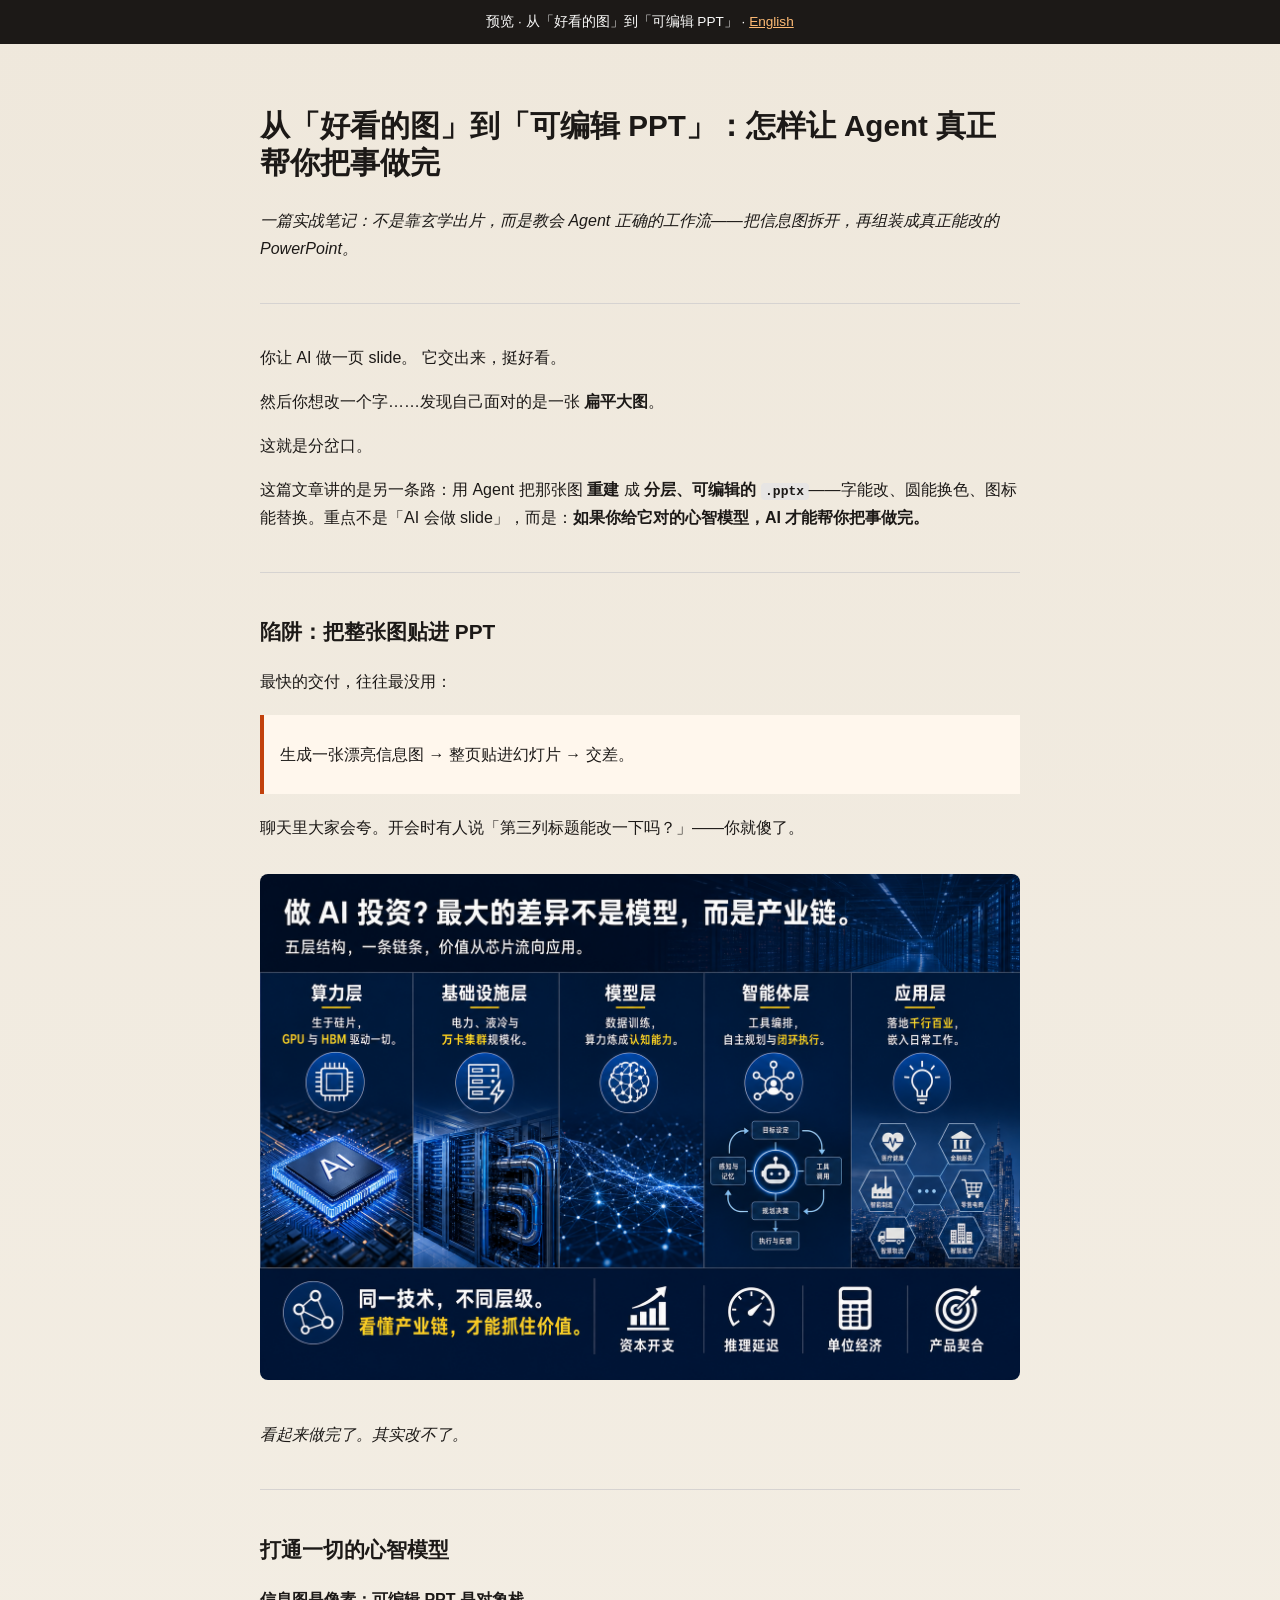
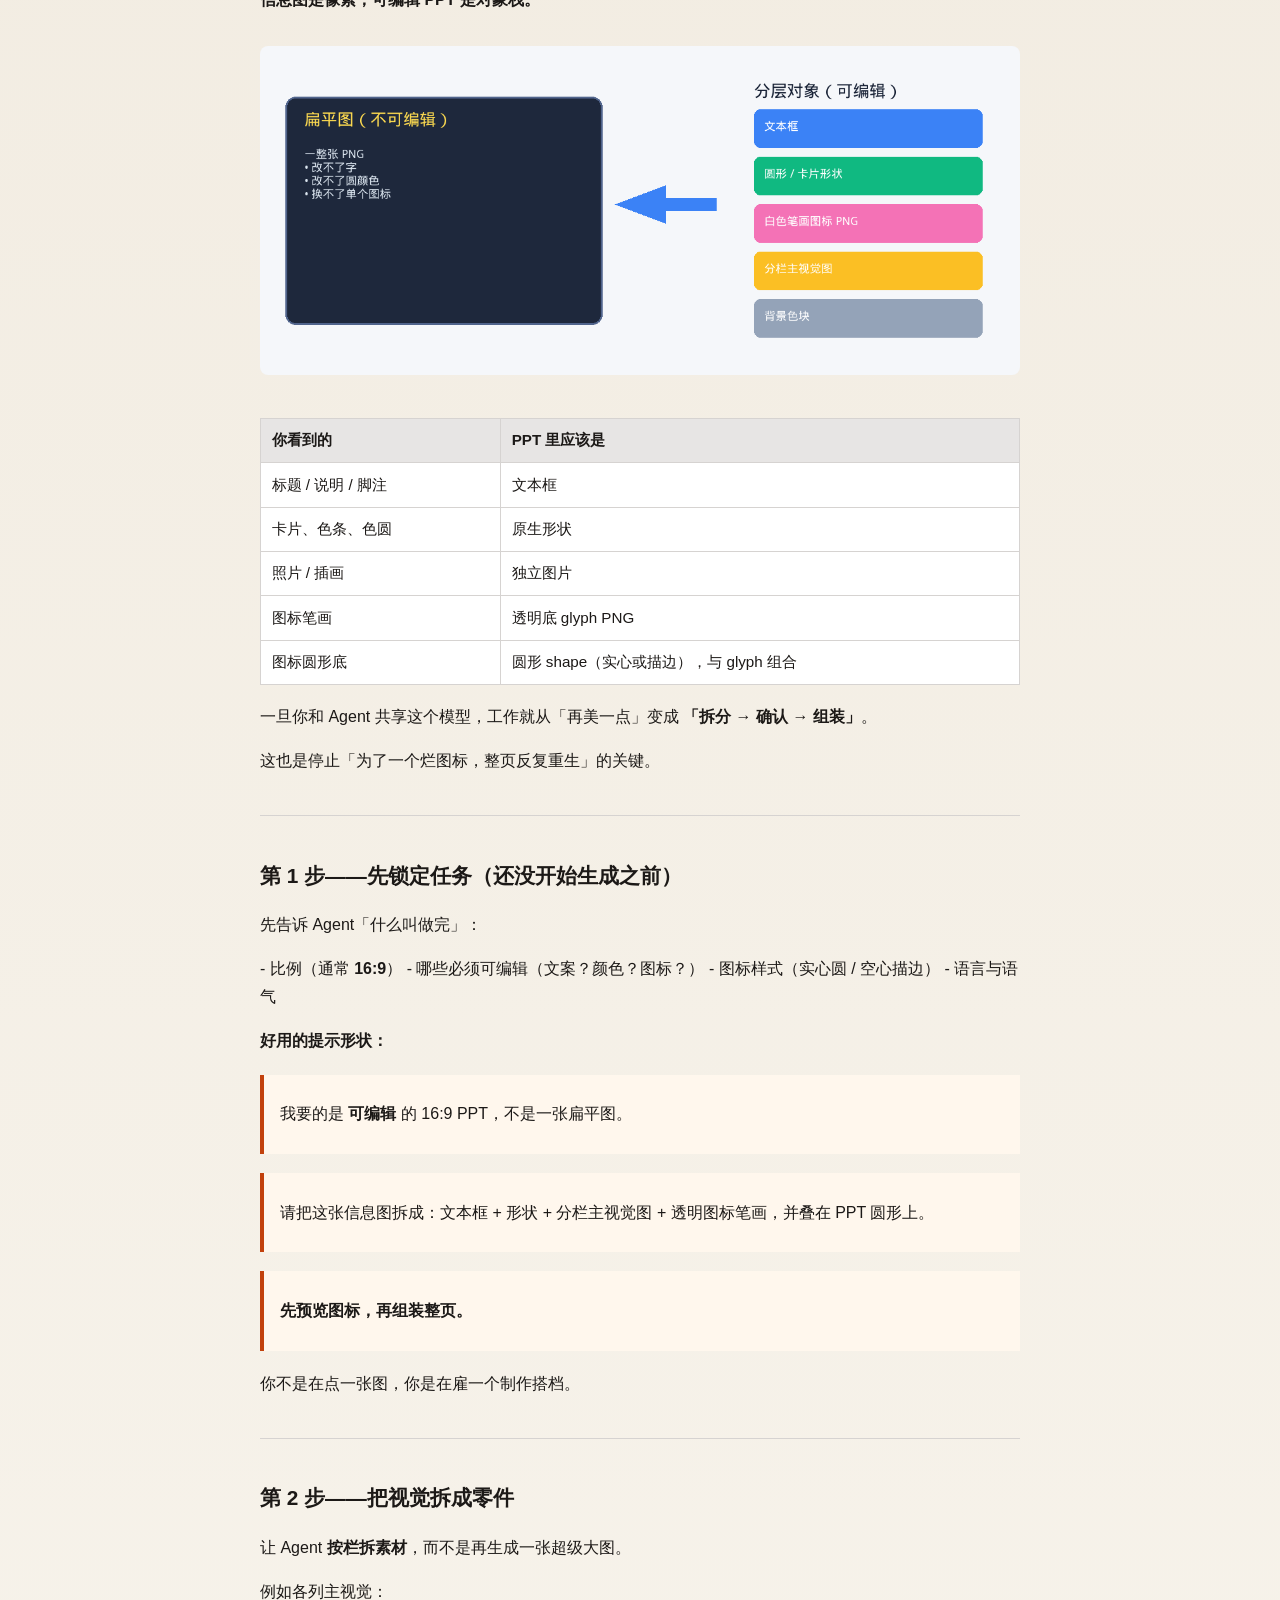
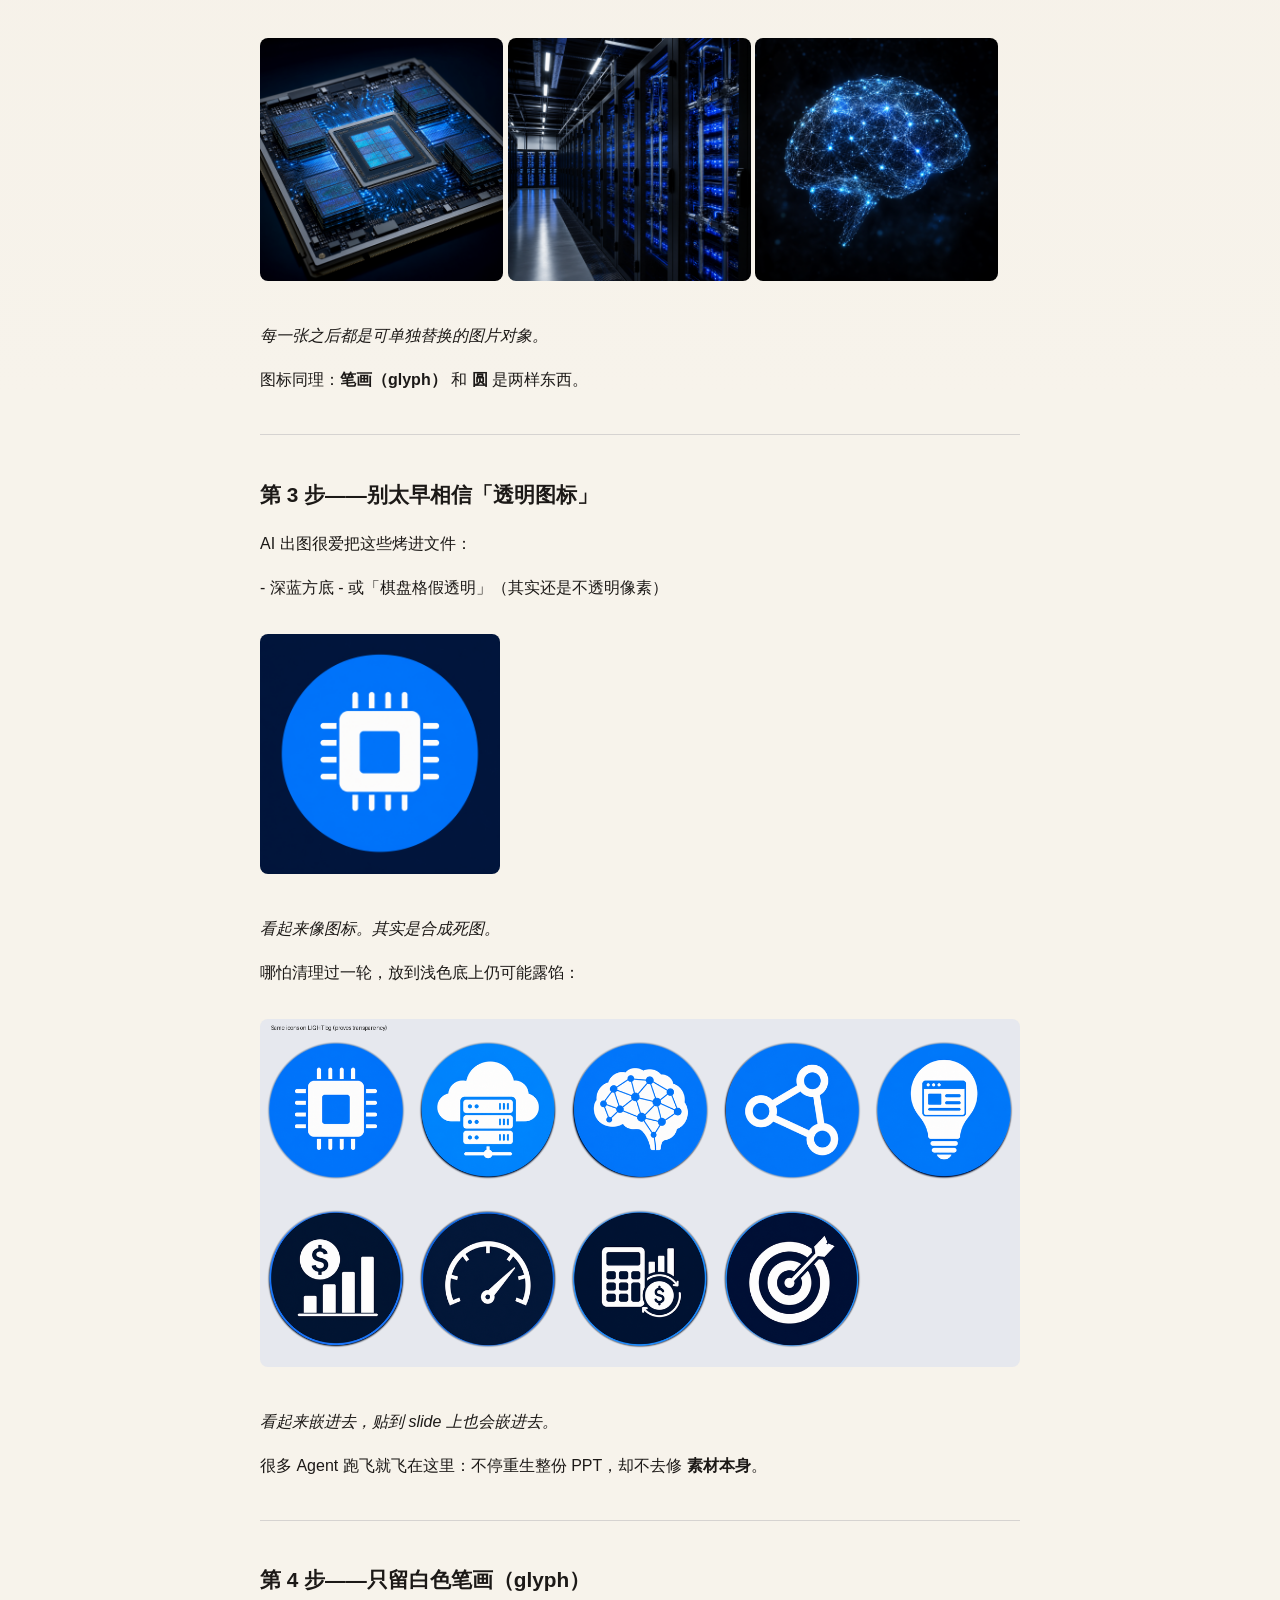
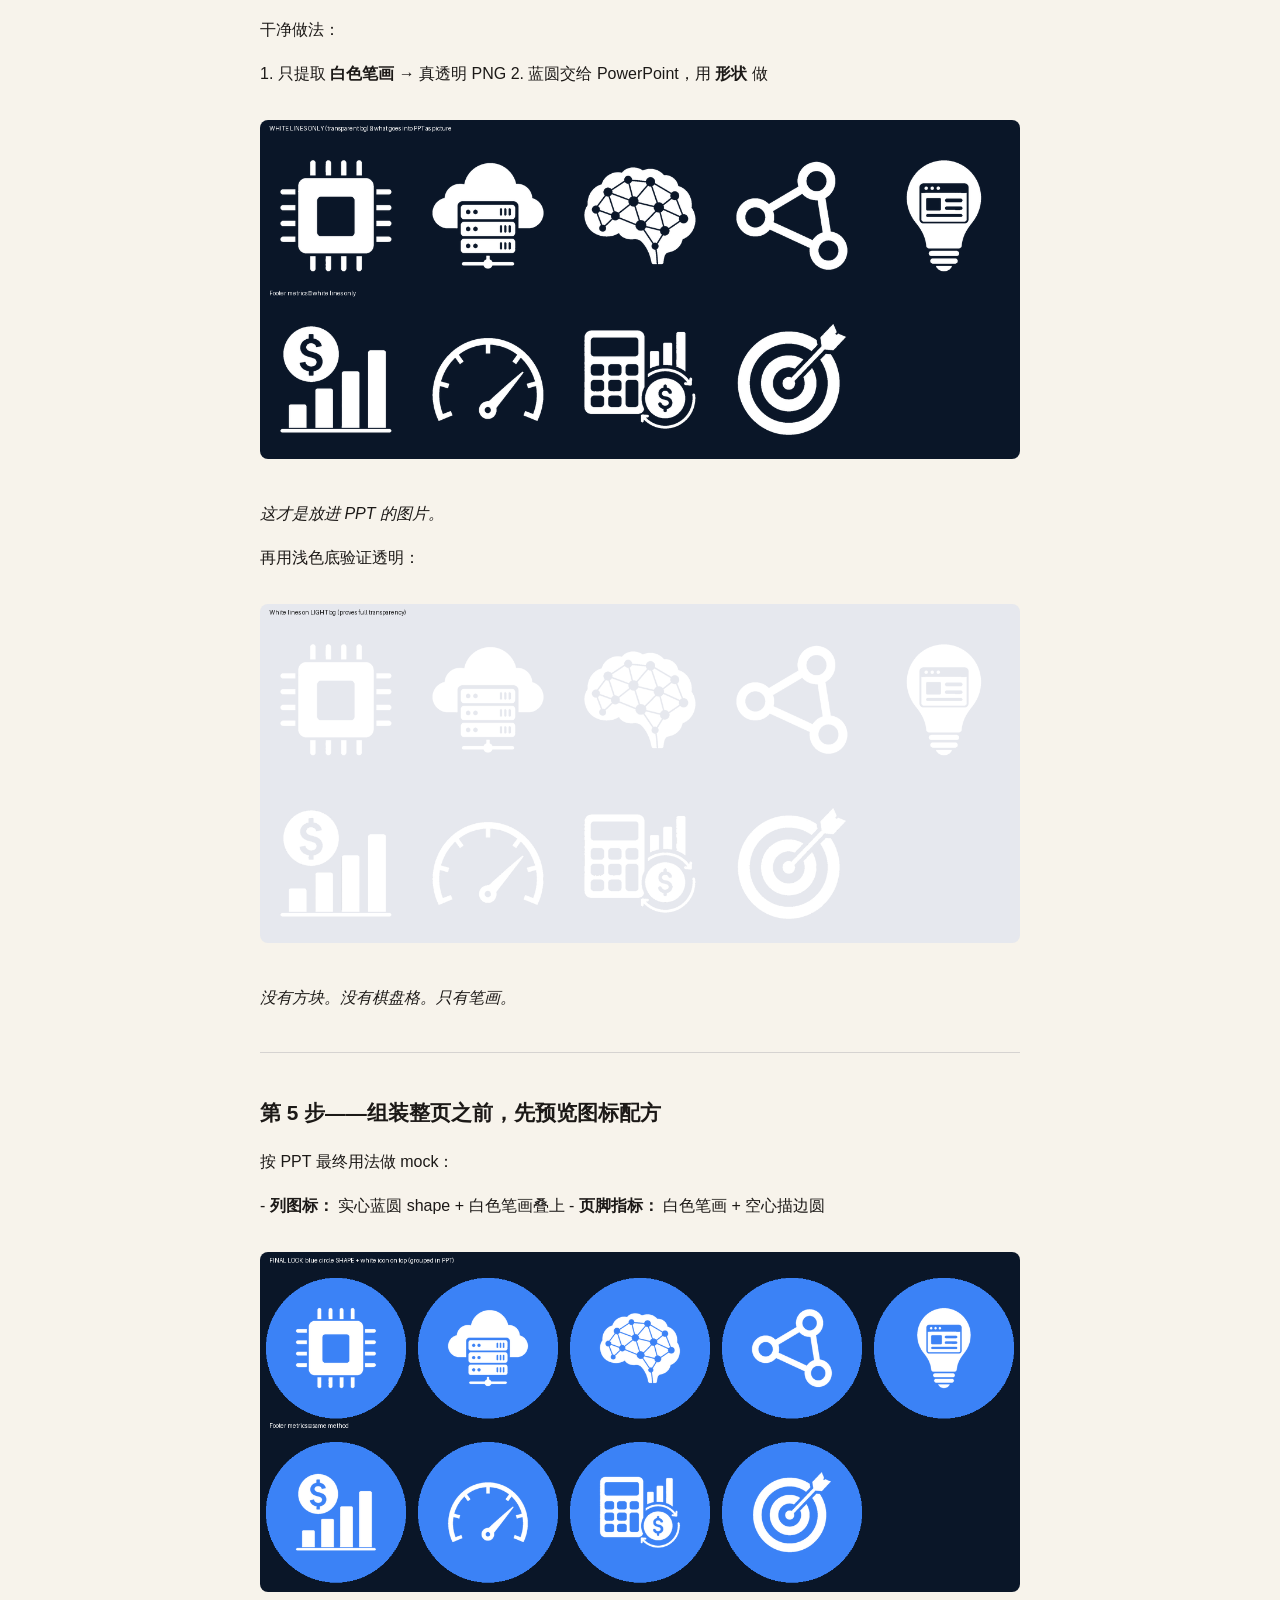
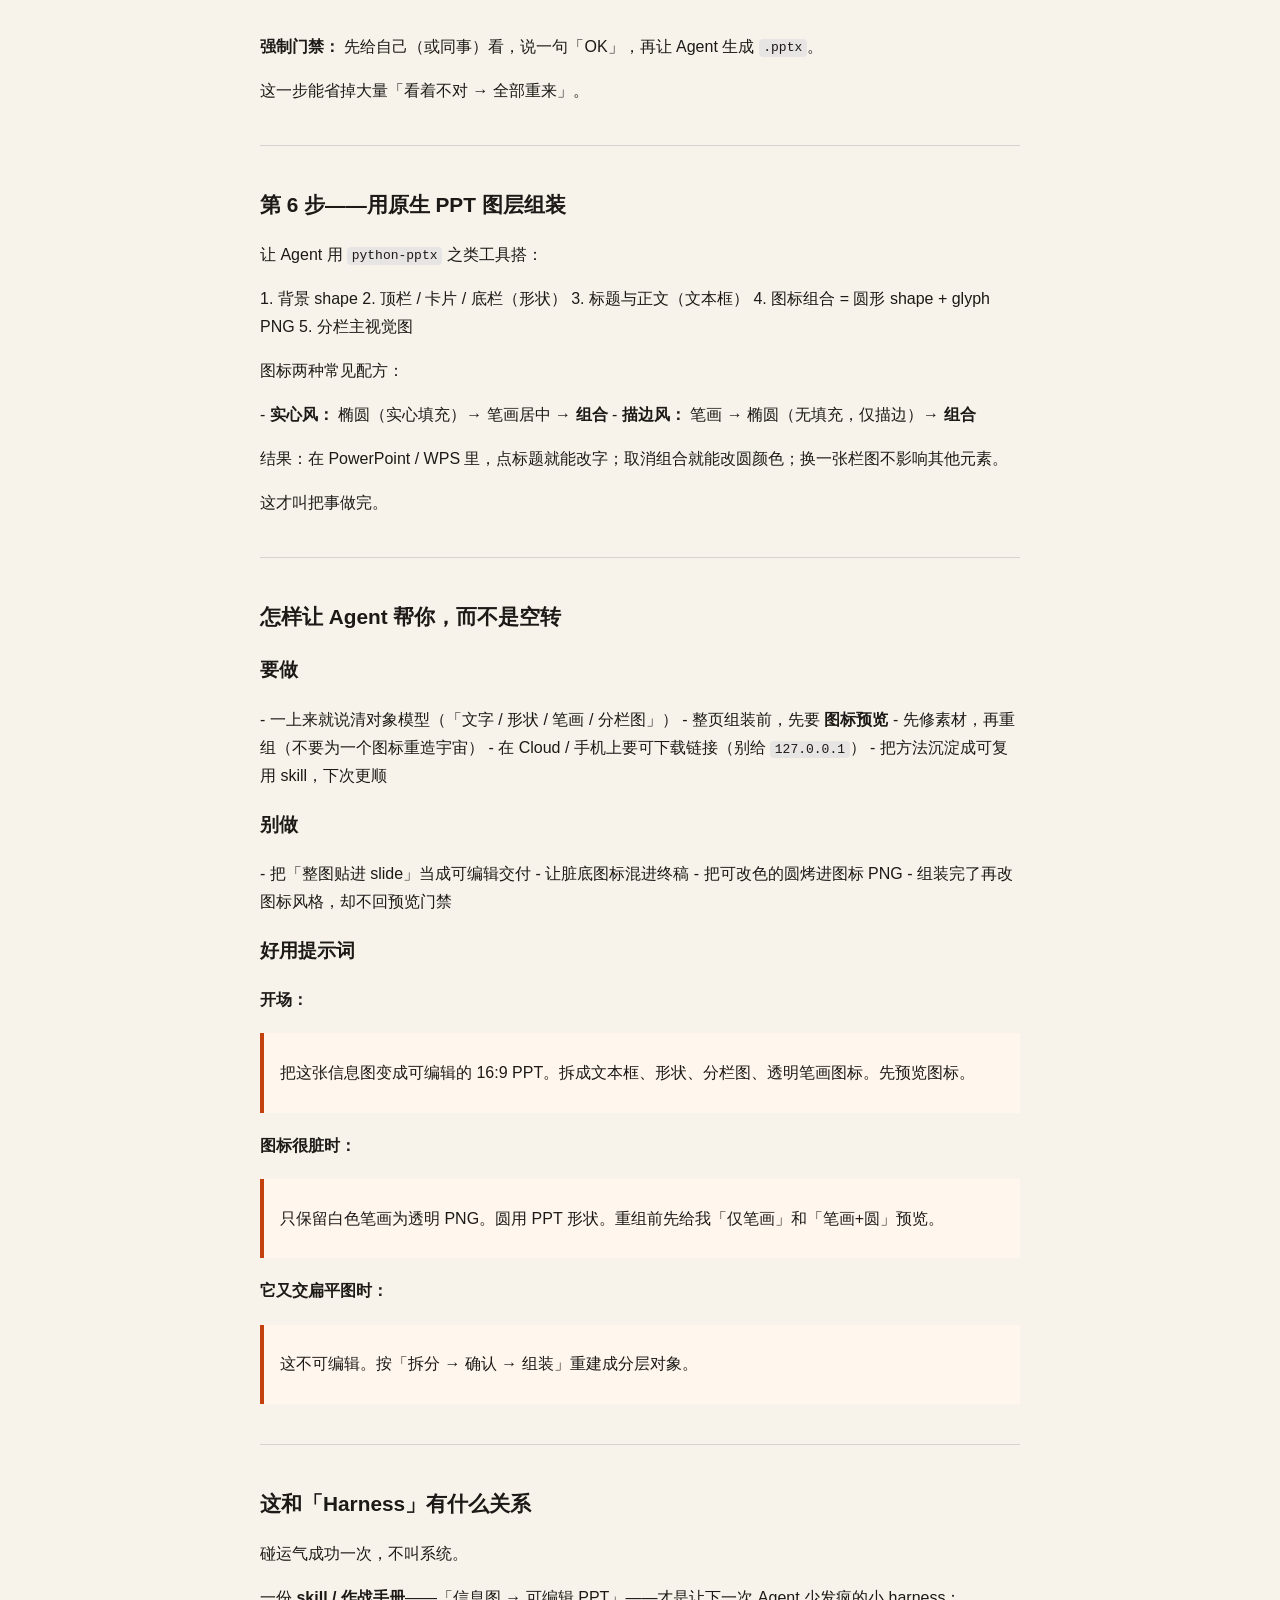
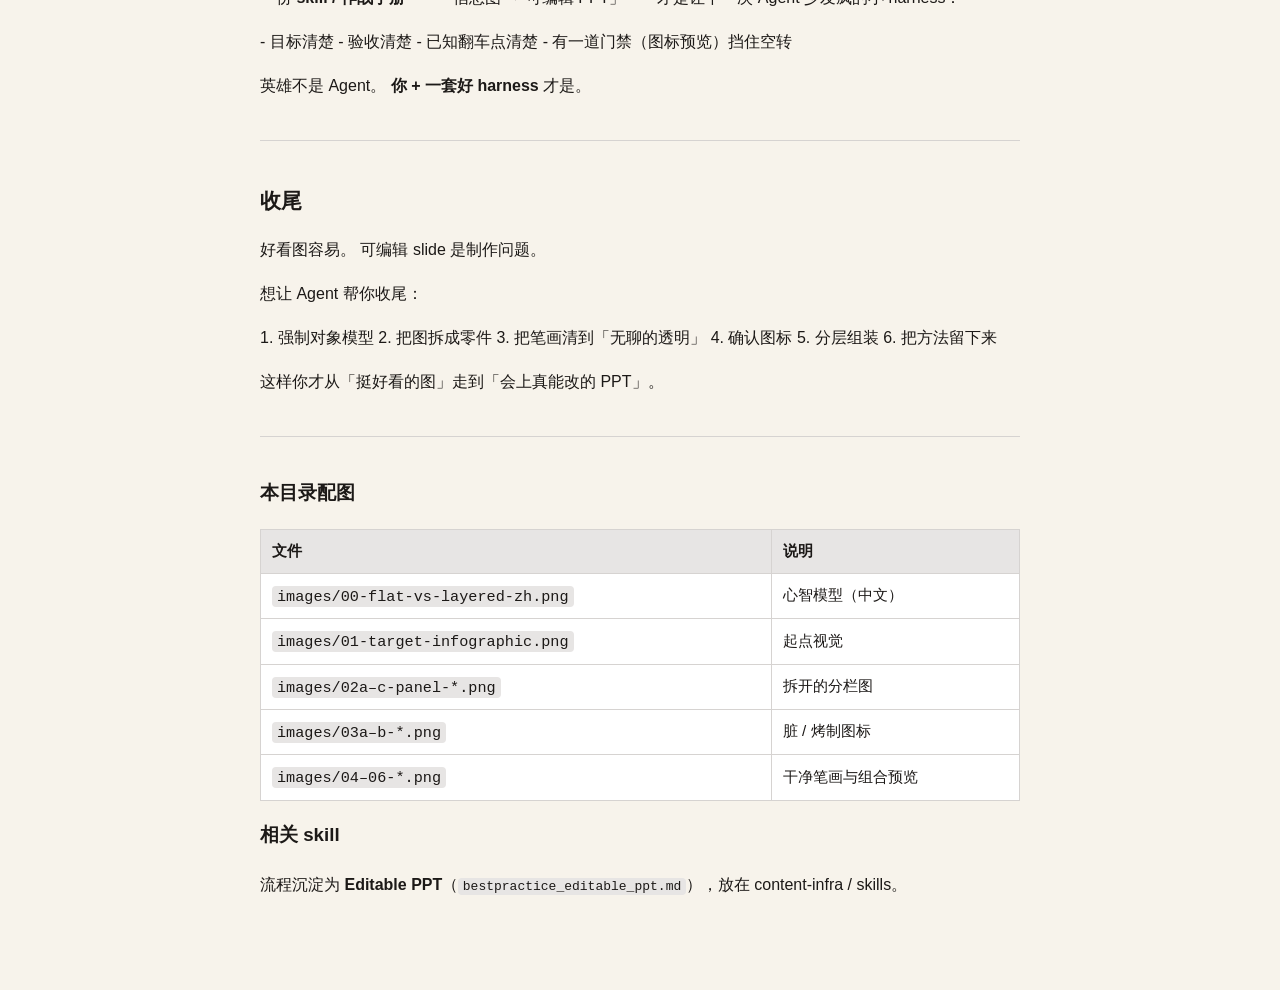
<file: blog/editable-ppt-from-pic/preview-zh.html>
<!DOCTYPE html>
<html lang="zh-CN">
<head>
  <meta charset="UTF-8" />
  <meta name="viewport" content="width=device-width, initial-scale=1" />
  <title>从好看的图到可编辑 PPT</title>
  <style>
    body {
      margin: 0; font-family: "PingFang SC", "Hiragino Sans GB", "Noto Sans CJK SC",
        "WenQuanYi Micro Hei", "Microsoft YaHei", sans-serif;
      background: linear-gradient(180deg, #efe8dc 0%, #f7f3eb 40%, #f7f3eb 100%);
      color: #1c1917; line-height: 1.75;
    }
    .banner {
      font-size: .85rem; background: #1c1917; color: #fafaf9;
      padding: 10px 16px; text-align: center;
    }
    .banner a { color: #fdba74; }
    .wrap { max-width: 760px; margin: 0 auto; padding: 40px 20px 80px; }
    h1 { font-size: 1.85rem; line-height: 1.25; }
    h2 { margin-top: 2em; font-size: 1.3rem; }
    img { max-width: 100%; height: auto; border-radius: 8px; margin: 1em 0; }
    table { border-collapse: collapse; width: 100%; margin: 1.2em 0; font-size: .95rem; background: #fff; }
    th, td { border: 1px solid #d6d3d1; padding: .55em .7em; text-align: left; vertical-align: top; }
    th { background: #e7e5e4; }
    blockquote {
      margin: 1.2em 0; padding: .6em 1em; border-left: 4px solid #c2410c; background: #fff7ed;
    }
    code { background: #e7e5e4; padding: .1em .35em; border-radius: 4px; }
    pre { background: #1c1917; color: #f5f5f4; padding: 1em; border-radius: 8px; overflow-x: auto; }
    pre code { background: transparent; }
    hr { border: none; border-top: 1px solid #d6d3d1; margin: 2.5em 0; }
</style>
</head>
<body>
  <div class="banner">预览 · 从「好看的图」到「可编辑 PPT」 · <a href="preview-public.html">English</a></div>
  <article class="wrap">
<h1>从「好看的图」到「可编辑 PPT」：怎样让 Agent 真正帮你把事做完</h1>
<p><em>一篇实战笔记：不是靠玄学出片，而是教会 Agent 正确的工作流——把信息图拆开，再组装成真正能改的 PowerPoint。</em></p>
<hr />
<p>你让 AI 做一页 slide。 它交出来，挺好看。</p>
<p>然后你想改一个字……发现自己面对的是一张 <strong>扁平大图</strong>。</p>
<p>这就是分岔口。</p>
<p>这篇文章讲的是另一条路：用 Agent 把那张图 <strong>重建</strong> 成 <strong>分层、可编辑的 <code>.pptx</code></strong>——字能改、圆能换色、图标能替换。重点不是「AI 会做 slide」，而是：<strong>如果你给它对的心智模型，AI 才能帮你把事做完。</strong></p>
<hr />
<h2>陷阱：把整张图贴进 PPT</h2>
<p>最快的交付，往往最没用：</p>
<blockquote><p>生成一张漂亮信息图 → 整页贴进幻灯片 → 交差。</p></blockquote>
<p>聊天里大家会夸。开会时有人说「第三列标题能改一下吗？」——你就傻了。</p>
<img src="images/01-target-infographic.png" alt="目标信息图示例" width="100%" />
<p><em>看起来做完了。其实改不了。</em></p>
<hr />
<h2>打通一切的心智模型</h2>
<p><strong>信息图是像素；可编辑 PPT 是对象栈。</strong></p>
<img src="images/00-flat-vs-layered-zh.png" alt="扁平图 vs 分层对象" width="100%" />
<table>
<tr><th>你看到的</th><th>PPT 里应该是</th></tr>
<tr><td>标题 / 说明 / 脚注</td><td>文本框</td></tr>
<tr><td>卡片、色条、色圆</td><td>原生形状</td></tr>
<tr><td>照片 / 插画</td><td>独立图片</td></tr>
<tr><td>图标笔画</td><td>透明底 glyph PNG</td></tr>
<tr><td>图标圆形底</td><td>圆形 shape（实心或描边），与 glyph 组合</td></tr>
</table>
<p>一旦你和 Agent 共享这个模型，工作就从「再美一点」变成 <strong>「拆分 → 确认 → 组装」</strong>。</p>
<p>这也是停止「为了一个烂图标，整页反复重生」的关键。</p>
<hr />
<h2>第 1 步——先锁定任务（还没开始生成之前）</h2>
<p>先告诉 Agent「什么叫做完」：</p>
<p>- 比例（通常 <strong>16:9</strong>） - 哪些必须可编辑（文案？颜色？图标？） - 图标样式（实心圆 / 空心描边） - 语言与语气</p>
<p><strong>好用的提示形状：</strong></p>
<blockquote><p>我要的是 <strong>可编辑</strong> 的 16:9 PPT，不是一张扁平图。  </p></blockquote>
<blockquote><p>请把这张信息图拆成：文本框 + 形状 + 分栏主视觉图 + 透明图标笔画，并叠在 PPT 圆形上。  </p></blockquote>
<blockquote><p><strong>先预览图标，再组装整页。</strong></p></blockquote>
<p>你不是在点一张图，你是在雇一个制作搭档。</p>
<hr />
<h2>第 2 步——把视觉拆成零件</h2>
<p>让 Agent <strong>按栏拆素材</strong>，而不是再生成一张超级大图。</p>
<p>例如各列主视觉：</p>
<p>
<img src="images/02a-panel-compute.png" alt="算力栏主视觉" width="32%" />
<img src="images/02b-panel-infra.png" alt="基础设施栏主视觉" width="32%" />
<img src="images/02c-panel-model.png" alt="模型栏主视觉" width="32%" />
</p>
<p><em>每一张之后都是可单独替换的图片对象。</em></p>
<p>图标同理：<strong>笔画（glyph）</strong> 和 <strong>圆</strong> 是两样东西。</p>
<hr />
<h2>第 3 步——别太早相信「透明图标」</h2>
<p>AI 出图很爱把这些烤进文件：</p>
<p>- 深蓝方底 - 或「棋盘格假透明」（其实还是不透明像素）</p>
<img src="images/03a-icon-baked.png" alt="带底色的烤制图标" width="240" />
<p><em>看起来像图标。其实是合成死图。</em></p>
<p>哪怕清理过一轮，放到浅色底上仍可能露馅：</p>
<img src="images/03b-icons-still-dirty.png" alt="浅色底上仍显脏的图标" width="100%" />
<p><em>看起来嵌进去，贴到 slide 上也会嵌进去。</em></p>
<p>很多 Agent 跑飞就飞在这里：不停重生整份 PPT，却不去修 <strong>素材本身</strong>。</p>
<hr />
<h2>第 4 步——只留白色笔画（glyph）</h2>
<p>干净做法：</p>
<p>1. 只提取 <strong>白色笔画</strong> → 真透明 PNG 2. 蓝圆交给 PowerPoint，用 <strong>形状</strong> 做</p>
<img src="images/04-white-glyphs-only.png" alt="仅白色笔画图标" width="100%" />
<p><em>这才是放进 PPT 的图片。</em></p>
<p>再用浅色底验证透明：</p>
<img src="images/06-glyphs-on-light-bg.png" alt="浅色底验证透明" width="100%" />
<p><em>没有方块。没有棋盘格。只有笔画。</em></p>
<hr />
<h2>第 5 步——组装整页之前，先预览图标配方</h2>
<p>按 PPT 最终用法做 mock：</p>
<p>- <strong>列图标：</strong> 实心蓝圆 shape + 白色笔画叠上 - <strong>页脚指标：</strong> 白色笔画 + 空心描边圆</p>
<img src="images/05-glyphs-on-shape-circles.png" alt="笔画叠在圆形形状上" width="100%" />
<p><strong>强制门禁：</strong> 先给自己（或同事）看，说一句「OK」，再让 Agent 生成 <code>.pptx</code>。</p>
<p>这一步能省掉大量「看着不对 → 全部重来」。</p>
<hr />
<h2>第 6 步——用原生 PPT 图层组装</h2>
<p>让 Agent 用 <code>python-pptx</code> 之类工具搭：</p>
<p>1. 背景 shape 2. 顶栏 / 卡片 / 底栏（形状） 3. 标题与正文（文本框） 4. 图标组合 = 圆形 shape + glyph PNG 5. 分栏主视觉图</p>
<p>图标两种常见配方：</p>
<p>- <strong>实心风：</strong> 椭圆（实心填充）→ 笔画居中 → <strong>组合</strong> - <strong>描边风：</strong> 笔画 → 椭圆（无填充，仅描边）→ <strong>组合</strong></p>
<p>结果：在 PowerPoint / WPS 里，点标题就能改字；取消组合就能改圆颜色；换一张栏图不影响其他元素。</p>
<p>这才叫把事做完。</p>
<hr />
<h2>怎样让 Agent 帮你，而不是空转</h2>
<h3>要做</h3>
<p>- 一上来就说清对象模型（「文字 / 形状 / 笔画 / 分栏图」） - 整页组装前，先要 <strong>图标预览</strong> - 先修素材，再重组（不要为一个图标重造宇宙） - 在 Cloud / 手机上要可下载链接（别给 <code>127.0.0.1</code>） - 把方法沉淀成可复用 skill，下次更顺</p>
<h3>别做</h3>
<p>- 把「整图贴进 slide」当成可编辑交付 - 让脏底图标混进终稿 - 把可改色的圆烤进图标 PNG - 组装完了再改图标风格，却不回预览门禁</p>
<h3>好用提示词</h3>
<p><strong>开场：</strong></p>
<blockquote><p>把这张信息图变成可编辑的 16:9 PPT。拆成文本框、形状、分栏图、透明笔画图标。先预览图标。</p></blockquote>
<p><strong>图标很脏时：</strong></p>
<blockquote><p>只保留白色笔画为透明 PNG。圆用 PPT 形状。重组前先给我「仅笔画」和「笔画+圆」预览。</p></blockquote>
<p><strong>它又交扁平图时：</strong></p>
<blockquote><p>这不可编辑。按「拆分 → 确认 → 组装」重建成分层对象。</p></blockquote>
<hr />
<h2>这和「Harness」有什么关系</h2>
<p>碰运气成功一次，不叫系统。</p>
<p>一份 <strong>skill / 作战手册</strong>——「信息图 → 可编辑 PPT」——才是让下一次 Agent 少发疯的小 harness：</p>
<p>- 目标清楚 - 验收清楚 - 已知翻车点清楚 - 有一道门禁（图标预览）挡住空转</p>
<p>英雄不是 Agent。 <strong>你 + 一套好 harness</strong> 才是。</p>
<hr />
<h2>收尾</h2>
<p>好看图容易。 可编辑 slide 是制作问题。</p>
<p>想让 Agent 帮你收尾：</p>
<p>1. 强制对象模型 2. 把图拆成零件 3. 把笔画清到「无聊的透明」 4. 确认图标 5. 分层组装 6. 把方法留下来</p>
<p>这样你才从「挺好看的图」走到「会上真能改的 PPT」。</p>
<hr />
<h3>本目录配图</h3>
<table>
<tr><th>文件</th><th>说明</th></tr>
<tr><td><code>images/00-flat-vs-layered-zh.png</code></td><td>心智模型（中文）</td></tr>
<tr><td><code>images/01-target-infographic.png</code></td><td>起点视觉</td></tr>
<tr><td><code>images/02a–c-panel-*.png</code></td><td>拆开的分栏图</td></tr>
<tr><td><code>images/03a–b-*.png</code></td><td>脏 / 烤制图标</td></tr>
<tr><td><code>images/04–06-*.png</code></td><td>干净笔画与组合预览</td></tr>
</table>
<h3>相关 skill</h3>
<p>流程沉淀为 <strong>Editable PPT</strong>（<code>bestpractice_editable_ppt.md</code>），放在 content-infra / skills。</p>
  </article>
</body>
</html>
</file>
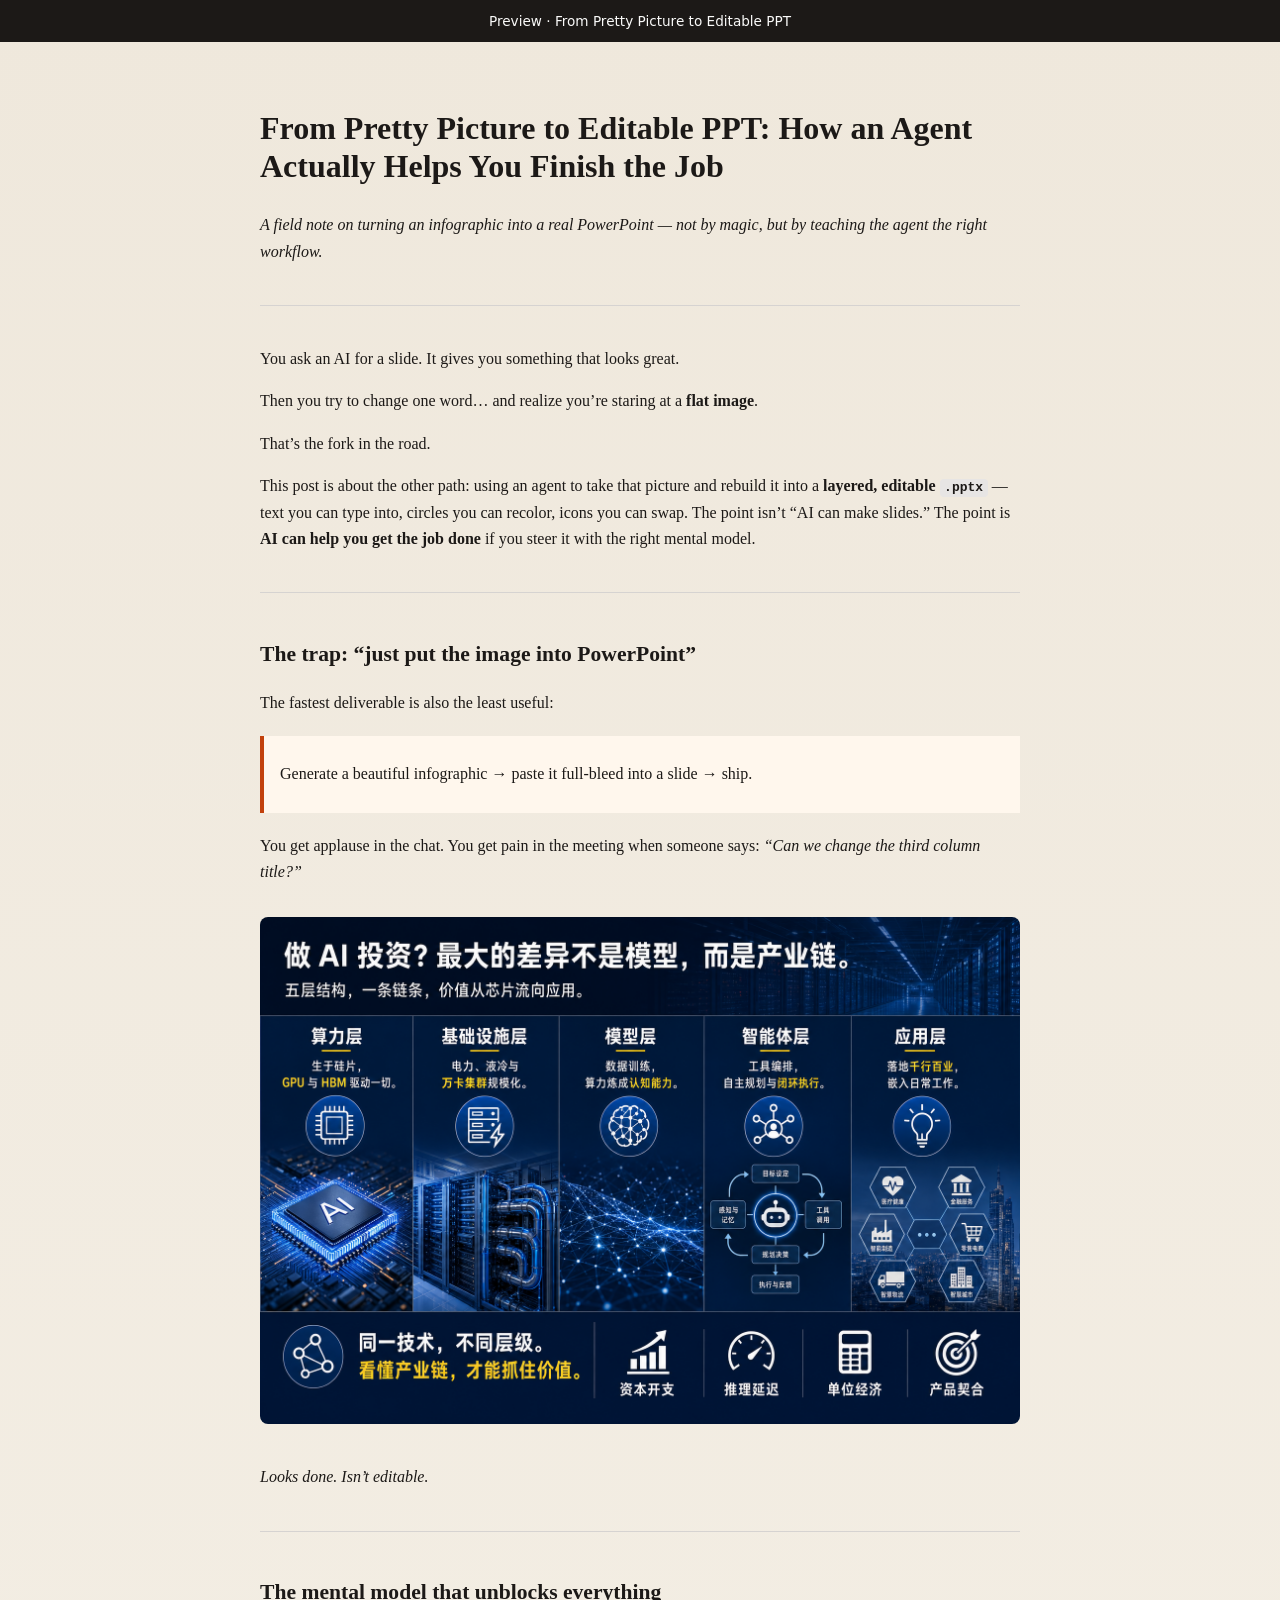
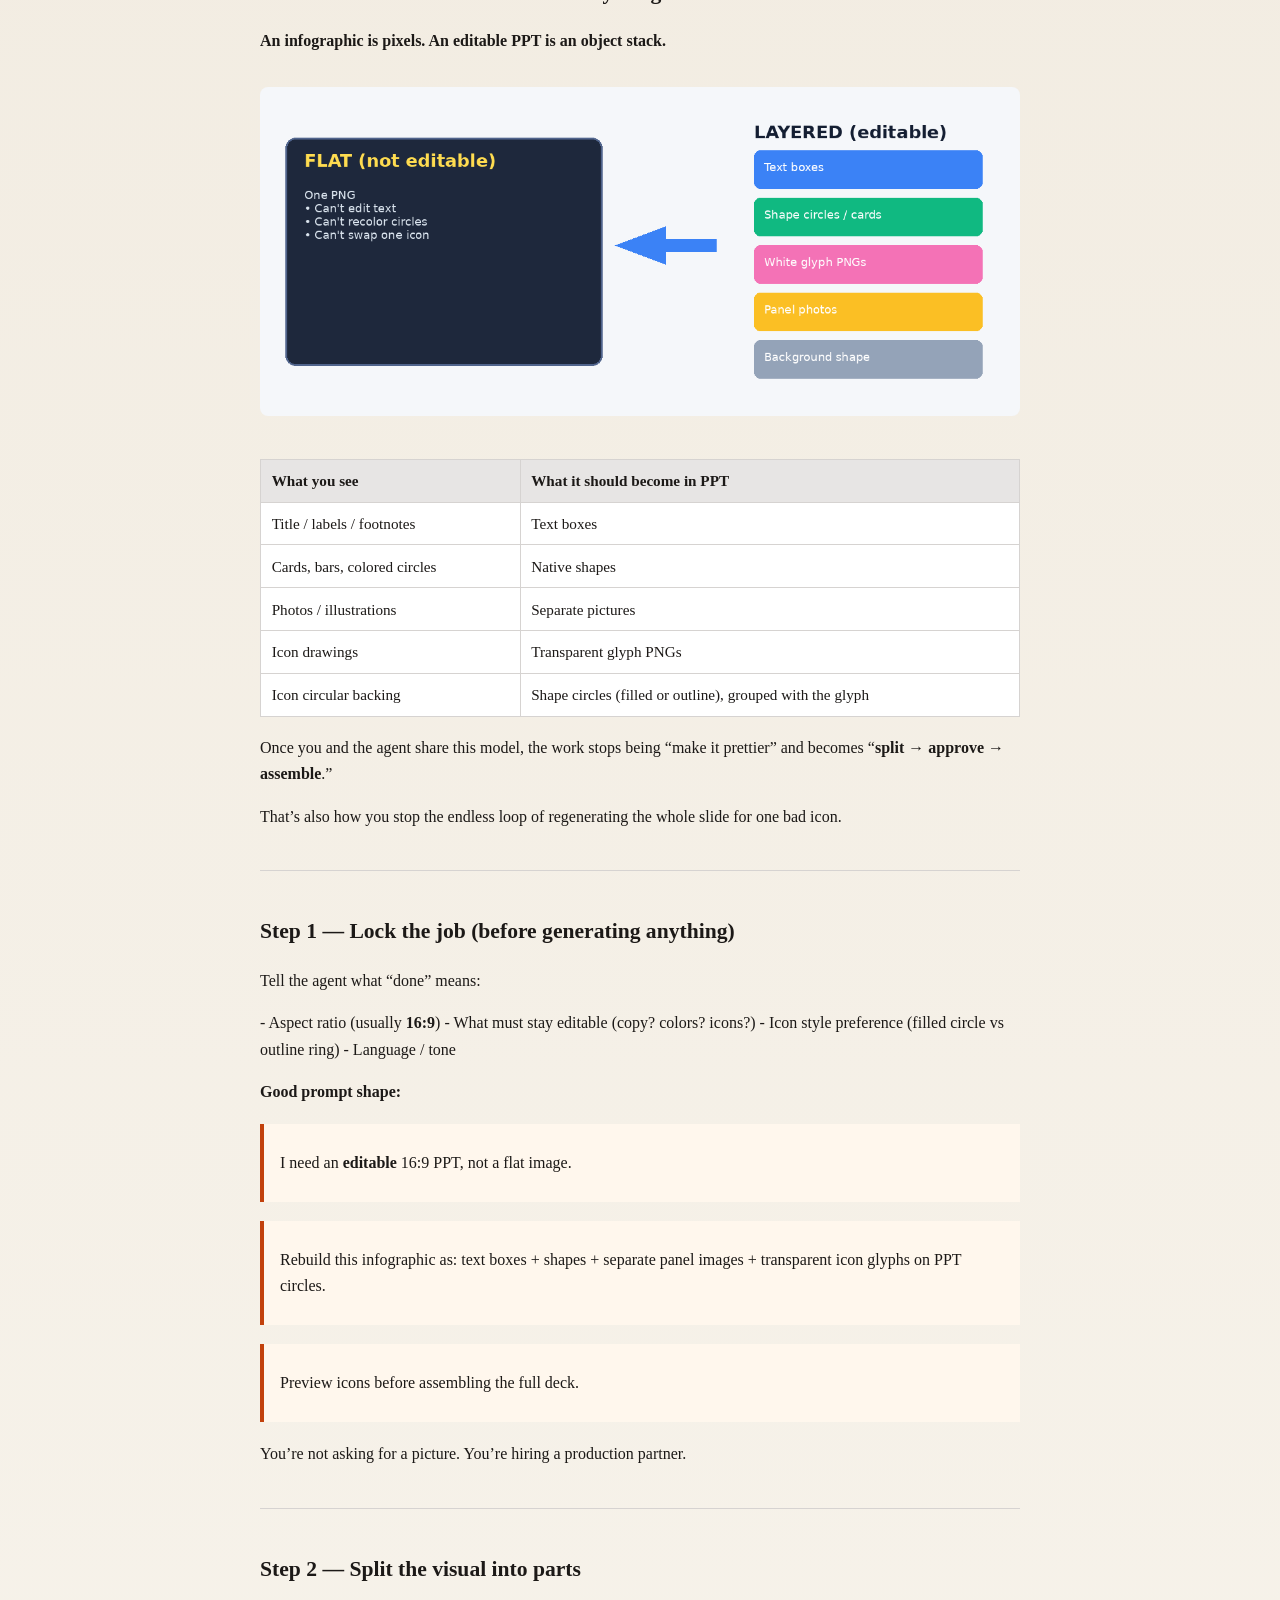
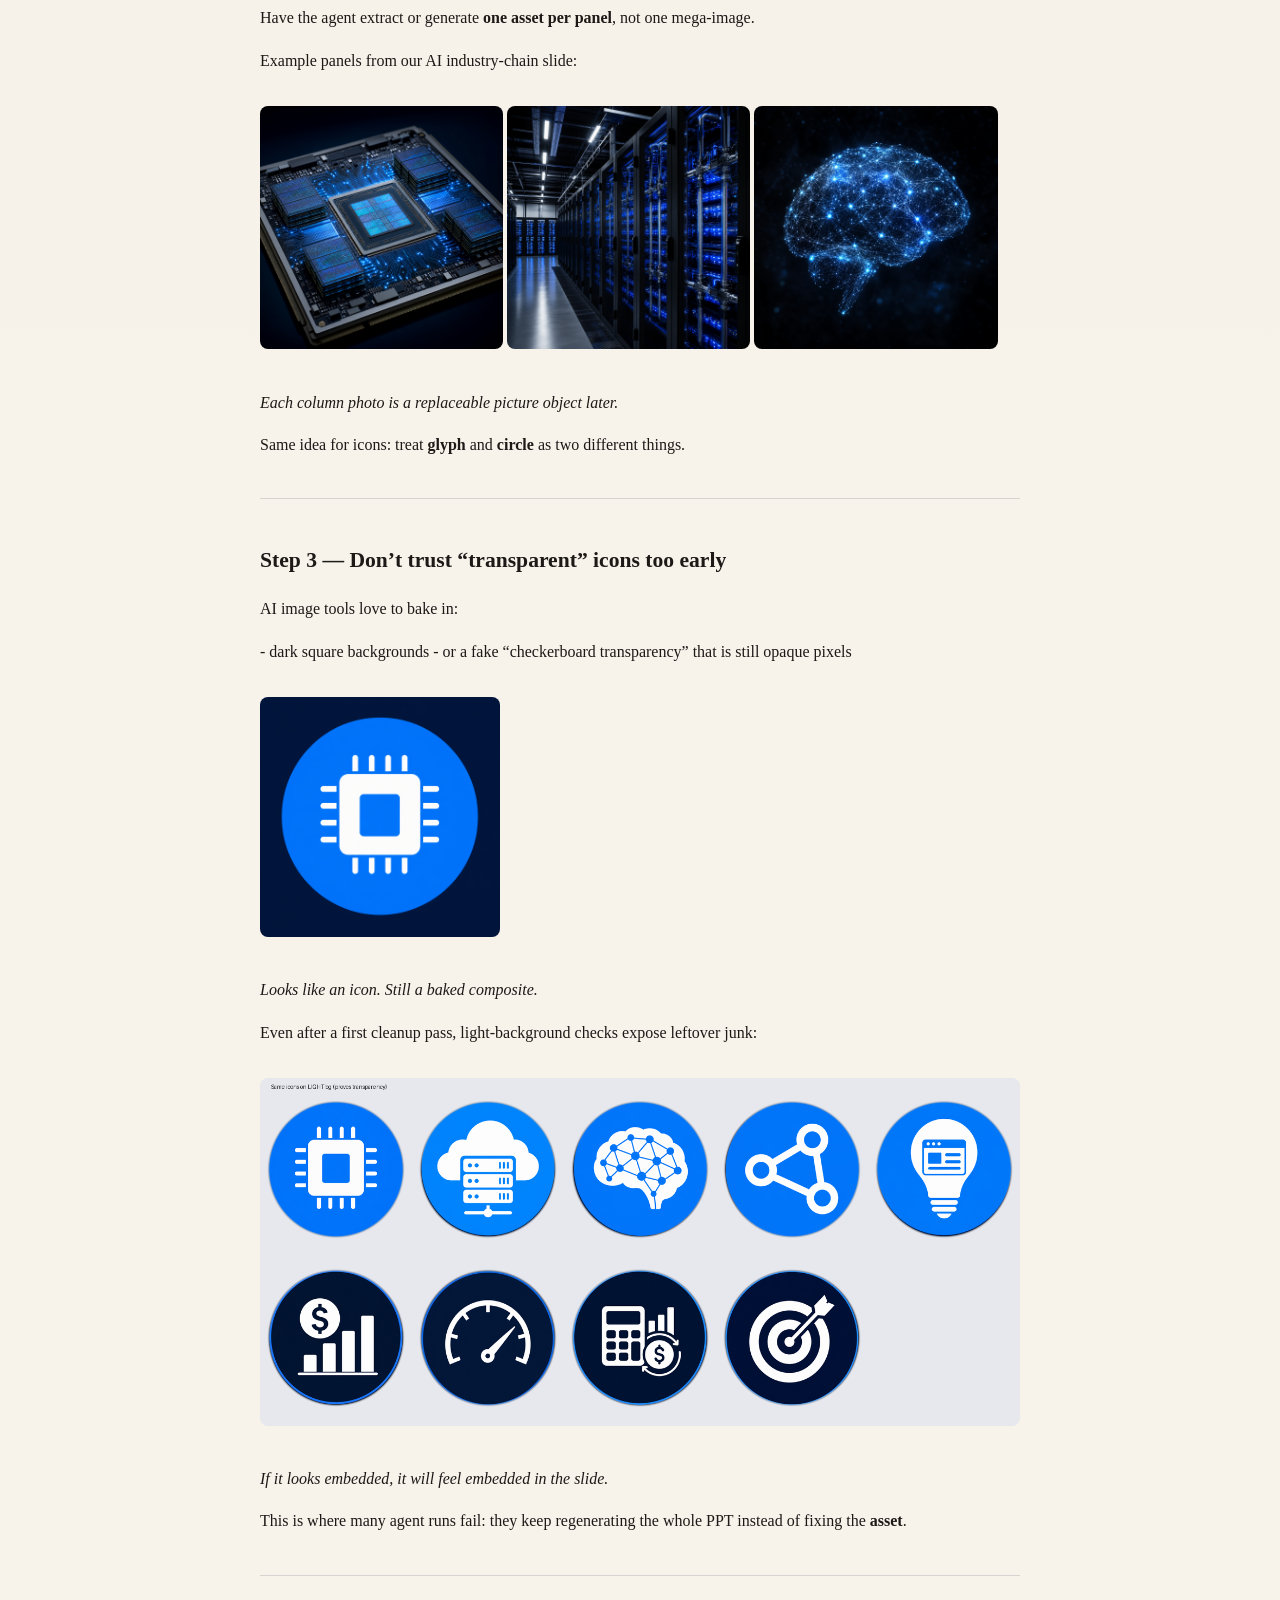
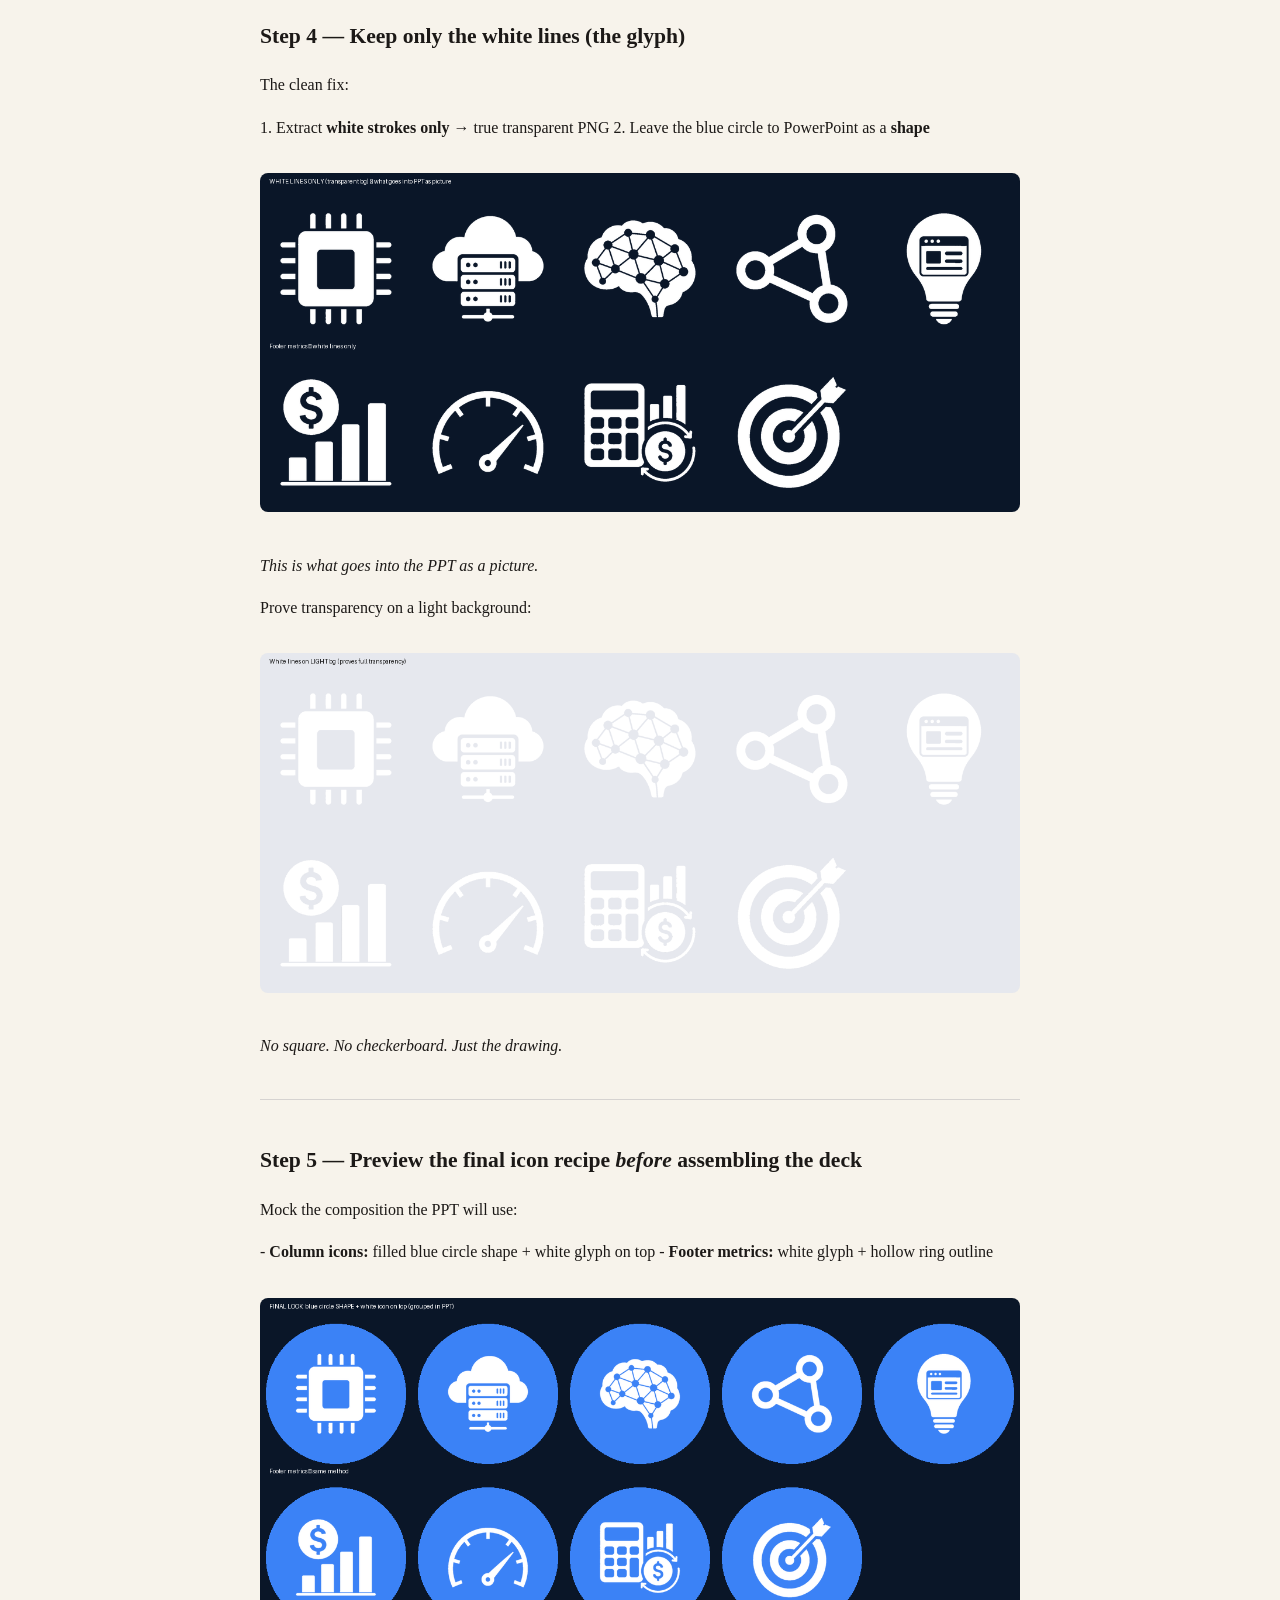
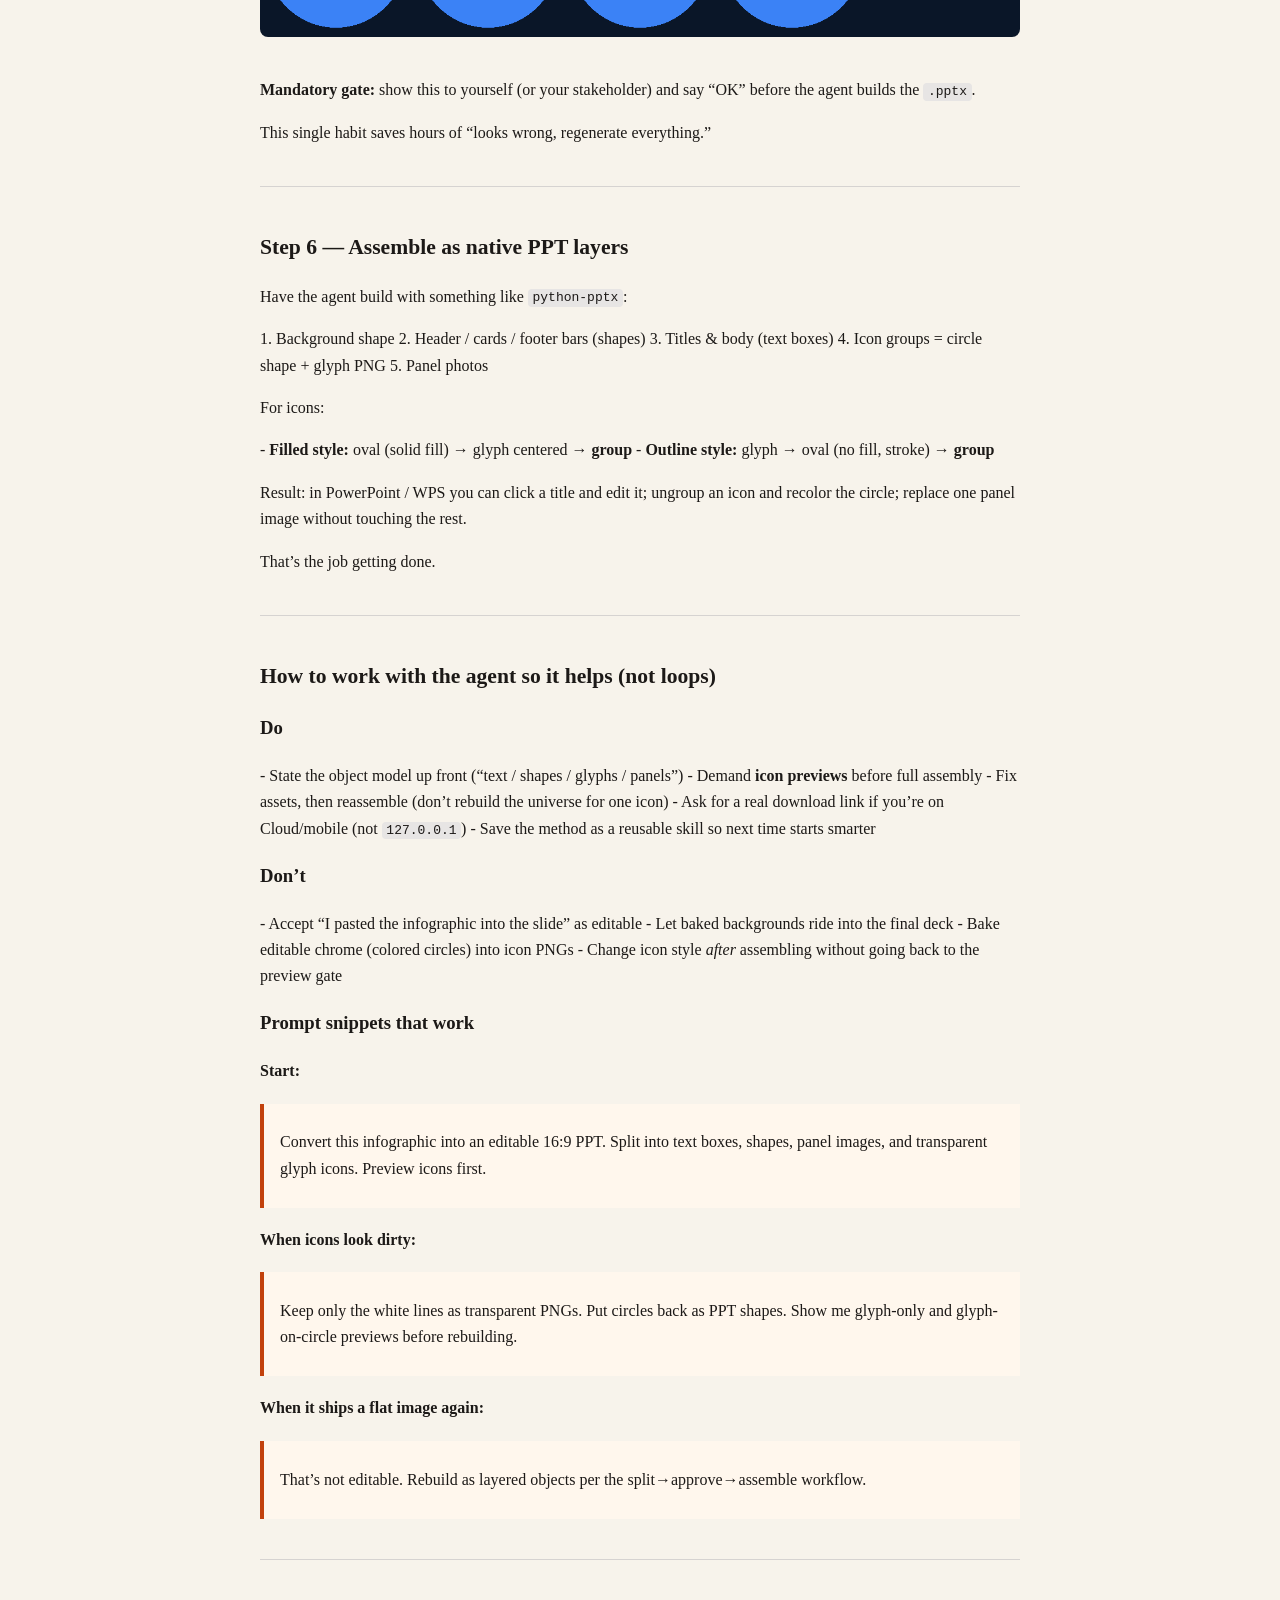
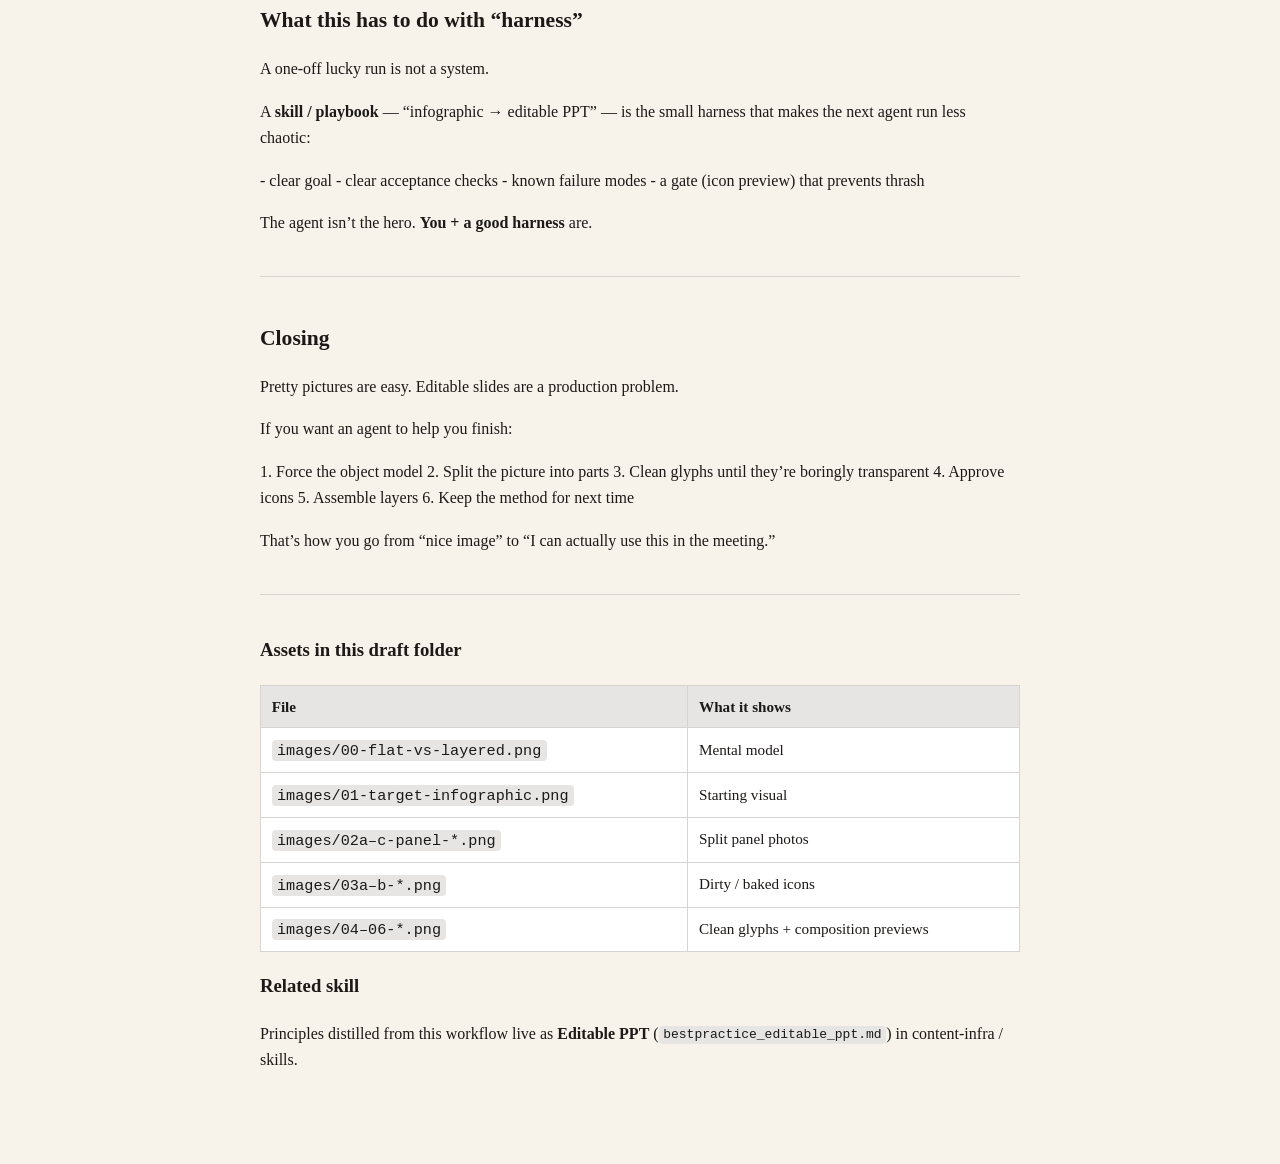
<file: blog/editable-ppt-from-pic/preview.html>
<!DOCTYPE html>
<html lang="en">
<head>
  <meta charset="UTF-8" />
  <meta name="viewport" content="width=device-width, initial-scale=1" />
  <title>From Pretty Picture to Editable PPT</title>
  <style>
    body {
      margin: 0; font-family: Georgia, "Iowan Old Style", "Palatino Linotype", serif;
      background: linear-gradient(180deg, #efe8dc 0%, #f7f3eb 40%, #f7f3eb 100%);
      color: #1c1917; line-height: 1.65;
    }
    .banner {
      font-family: ui-sans-serif, system-ui, sans-serif; font-size: .85rem;
      background: #1c1917; color: #fafaf9; padding: 10px 16px; text-align: center;
    }
    .wrap { max-width: 760px; margin: 0 auto; padding: 40px 20px 80px; }
    h1 { font-size: 2rem; line-height: 1.2; }
    h2 { margin-top: 2em; font-size: 1.35rem; }
    img { max-width: 100%; height: auto; border-radius: 8px; margin: 1em 0; }
    table { border-collapse: collapse; width: 100%; margin: 1.2em 0; font-size: .95rem; background: #fff; }
    th, td { border: 1px solid #d6d3d1; padding: .55em .7em; text-align: left; vertical-align: top; }
    th { background: #e7e5e4; }
    blockquote {
      margin: 1.2em 0; padding: .6em 1em; border-left: 4px solid #c2410c;
      background: #fff7ed;
    }
    code { background: #e7e5e4; padding: .1em .35em; border-radius: 4px; }
    pre { background: #1c1917; color: #f5f5f4; padding: 1em; border-radius: 8px; overflow-x: auto; }
    pre code { background: transparent; }
    hr { border: none; border-top: 1px solid #d6d3d1; margin: 2.5em 0; }
  </style>
</head>
<body>
  <div class="banner">Preview · From Pretty Picture to Editable PPT</div>
  <article class="wrap">
<h1>From Pretty Picture to Editable PPT: How an Agent Actually Helps You Finish the Job</h1>
<p><em>A field note on turning an infographic into a real PowerPoint — not by magic, but by teaching the agent the right workflow.</em></p>
<hr />
<p>You ask an AI for a slide. It gives you something that looks great.</p>
<p>Then you try to change one word… and realize you’re staring at a <strong>flat image</strong>.</p>
<p>That’s the fork in the road.</p>
<p>This post is about the other path: using an agent to take that picture and rebuild it into a <strong>layered, editable <code>.pptx</code></strong> — text you can type into, circles you can recolor, icons you can swap. The point isn’t “AI can make slides.” The point is <strong>AI can help you get the job done</strong> if you steer it with the right mental model.</p>
<hr />
<h2>The trap: “just put the image into PowerPoint”</h2>
<p>The fastest deliverable is also the least useful:</p>
<blockquote><p>Generate a beautiful infographic → paste it full-bleed into a slide → ship.</p></blockquote>
<p>You get applause in the chat. You get pain in the meeting when someone says: <em>“Can we change the third column title?”</em></p>
<img src="images/01-target-infographic.png" alt="Target Chinese AI industry chain infographic" width="100%" />
<p><em>Looks done. Isn’t editable.</em></p>
<hr />
<h2>The mental model that unblocks everything</h2>
<p><strong>An infographic is pixels. An editable PPT is an object stack.</strong></p>
<img src="images/00-flat-vs-layered.png" alt="Flat PNG vs layered PPT objects" width="100%" />
<table>
<tr><th>What you see</th><th>What it should become in PPT</th></tr>
<tr><td>Title / labels / footnotes</td><td>Text boxes</td></tr>
<tr><td>Cards, bars, colored circles</td><td>Native shapes</td></tr>
<tr><td>Photos / illustrations</td><td>Separate pictures</td></tr>
<tr><td>Icon drawings</td><td>Transparent glyph PNGs</td></tr>
<tr><td>Icon circular backing</td><td>Shape circles (filled or outline), grouped with the glyph</td></tr>
</table>
<p>Once you and the agent share this model, the work stops being “make it prettier” and becomes “<strong>split → approve → assemble</strong>.”</p>
<p>That’s also how you stop the endless loop of regenerating the whole slide for one bad icon.</p>
<hr />
<h2>Step 1 — Lock the job (before generating anything)</h2>
<p>Tell the agent what “done” means:</p>
<p>- Aspect ratio (usually <strong>16:9</strong>) - What must stay editable (copy? colors? icons?) - Icon style preference (filled circle vs outline ring) - Language / tone</p>
<p><strong>Good prompt shape:</strong></p>
<blockquote><p>I need an <strong>editable</strong> 16:9 PPT, not a flat image.  </p></blockquote>
<blockquote><p>Rebuild this infographic as: text boxes + shapes + separate panel images + transparent icon glyphs on PPT circles.  </p></blockquote>
<blockquote><p>Preview icons before assembling the full deck.</p></blockquote>
<p>You’re not asking for a picture. You’re hiring a production partner.</p>
<hr />
<h2>Step 2 — Split the visual into parts</h2>
<p>Have the agent extract or generate <strong>one asset per panel</strong>, not one mega-image.</p>
<p>Example panels from our AI industry-chain slide:</p>
<p>
<img src="images/02a-panel-compute.png" alt="Compute panel" width="32%" />
<img src="images/02b-panel-infra.png" alt="Infrastructure panel" width="32%" />
<img src="images/02c-panel-model.png" alt="Model panel" width="32%" />
</p>
<p><em>Each column photo is a replaceable picture object later.</em></p>
<p>Same idea for icons: treat <strong>glyph</strong> and <strong>circle</strong> as two different things.</p>
<hr />
<h2>Step 3 — Don’t trust “transparent” icons too early</h2>
<p>AI image tools love to bake in:</p>
<p>- dark square backgrounds - or a fake “checkerboard transparency” that is still opaque pixels</p>
<img src="images/03a-icon-baked.png" alt="Icon with baked circular fill and square background" width="240" />
<p><em>Looks like an icon. Still a baked composite.</em></p>
<p>Even after a first cleanup pass, light-background checks expose leftover junk:</p>
<img src="images/03b-icons-still-dirty.png" alt="Icons on light background still showing baked fills" width="100%" />
<p><em>If it looks embedded, it will feel embedded in the slide.</em></p>
<p>This is where many agent runs fail: they keep regenerating the whole PPT instead of fixing the <strong>asset</strong>.</p>
<hr />
<h2>Step 4 — Keep only the white lines (the glyph)</h2>
<p>The clean fix:</p>
<p>1. Extract <strong>white strokes only</strong> → true transparent PNG 2. Leave the blue circle to PowerPoint as a <strong>shape</strong></p>
<img src="images/04-white-glyphs-only.png" alt="White glyph icons only on dark background" width="100%" />
<p><em>This is what goes into the PPT as a picture.</em></p>
<p>Prove transparency on a light background:</p>
<img src="images/06-glyphs-on-light-bg.png" alt="White glyphs on light background proving transparency" width="100%" />
<p><em>No square. No checkerboard. Just the drawing.</em></p>
<hr />
<h2>Step 5 — Preview the final icon recipe <em>before</em> assembling the deck</h2>
<p>Mock the composition the PPT will use:</p>
<p>- <strong>Column icons:</strong> filled blue circle shape + white glyph on top - <strong>Footer metrics:</strong> white glyph + hollow ring outline</p>
<img src="images/05-glyphs-on-shape-circles.png" alt="Glyphs composited on blue circles" width="100%" />
<p><strong>Mandatory gate:</strong> show this to yourself (or your stakeholder) and say “OK” before the agent builds the <code>.pptx</code>.</p>
<p>This single habit saves hours of “looks wrong, regenerate everything.”</p>
<hr />
<h2>Step 6 — Assemble as native PPT layers</h2>
<p>Have the agent build with something like <code>python-pptx</code>:</p>
<p>1. Background shape 2. Header / cards / footer bars (shapes) 3. Titles &amp; body (text boxes) 4. Icon groups = circle shape + glyph PNG 5. Panel photos</p>
<p>For icons:</p>
<p>- <strong>Filled style:</strong> oval (solid fill) → glyph centered → <strong>group</strong> - <strong>Outline style:</strong> glyph → oval (no fill, stroke) → <strong>group</strong></p>
<p>Result: in PowerPoint / WPS you can click a title and edit it; ungroup an icon and recolor the circle; replace one panel image without touching the rest.</p>
<p>That’s the job getting done.</p>
<hr />
<h2>How to work with the agent so it helps (not loops)</h2>
<h3>Do</h3>
<p>- State the object model up front (“text / shapes / glyphs / panels”) - Demand <strong>icon previews</strong> before full assembly - Fix assets, then reassemble (don’t rebuild the universe for one icon) - Ask for a real download link if you’re on Cloud/mobile (not <code>127.0.0.1</code>) - Save the method as a reusable skill so next time starts smarter</p>
<h3>Don’t</h3>
<p>- Accept “I pasted the infographic into the slide” as editable - Let baked backgrounds ride into the final deck - Bake editable chrome (colored circles) into icon PNGs - Change icon style <em>after</em> assembling without going back to the preview gate</p>
<h3>Prompt snippets that work</h3>
<p><strong>Start:</strong></p>
<blockquote><p>Convert this infographic into an editable 16:9 PPT. Split into text boxes, shapes, panel images, and transparent glyph icons. Preview icons first.</p></blockquote>
<p><strong>When icons look dirty:</strong></p>
<blockquote><p>Keep only the white lines as transparent PNGs. Put circles back as PPT shapes. Show me glyph-only and glyph-on-circle previews before rebuilding.</p></blockquote>
<p><strong>When it ships a flat image again:</strong></p>
<blockquote><p>That’s not editable. Rebuild as layered objects per the split→approve→assemble workflow.</p></blockquote>
<hr />
<h2>What this has to do with “harness”</h2>
<p>A one-off lucky run is not a system.</p>
<p>A <strong>skill / playbook</strong> — “infographic → editable PPT” — is the small harness that makes the next agent run less chaotic:</p>
<p>- clear goal - clear acceptance checks - known failure modes - a gate (icon preview) that prevents thrash</p>
<p>The agent isn’t the hero. <strong>You + a good harness</strong> are.</p>
<hr />
<h2>Closing</h2>
<p>Pretty pictures are easy. Editable slides are a production problem.</p>
<p>If you want an agent to help you finish:</p>
<p>1. Force the object model 2. Split the picture into parts 3. Clean glyphs until they’re boringly transparent 4. Approve icons 5. Assemble layers 6. Keep the method for next time</p>
<p>That’s how you go from “nice image” to “I can actually use this in the meeting.”</p>
<hr />
<h3>Assets in this draft folder</h3>
<table>
<tr><th>File</th><th>What it shows</th></tr>
<tr><td><code>images/00-flat-vs-layered.png</code></td><td>Mental model</td></tr>
<tr><td><code>images/01-target-infographic.png</code></td><td>Starting visual</td></tr>
<tr><td><code>images/02a–c-panel-*.png</code></td><td>Split panel photos</td></tr>
<tr><td><code>images/03a–b-*.png</code></td><td>Dirty / baked icons</td></tr>
<tr><td><code>images/04–06-*.png</code></td><td>Clean glyphs + composition previews</td></tr>
</table>
<h3>Related skill</h3>
<p>Principles distilled from this workflow live as <strong>Editable PPT</strong> (<code>bestpractice_editable_ppt.md</code>) in content-infra / skills.</p>
  </article>
</body>
</html>
</file>
<file: styles.css>
:root {
  --bg: #0f1419;
  --surface: #1a2332;
  --surface-2: #243044;
  --border: #2d3f56;
  --text: #e8edf4;
  --text-muted: #8fa3bc;
  --accent: #3b82f6;
  --accent-soft: rgba(59, 130, 246, 0.15);
  --green: #34d399;
  --green-soft: rgba(52, 211, 153, 0.12);
  --red: #f87171;
  --red-soft: rgba(248, 113, 113, 0.12);
  --amber: #fbbf24;
  --amber-soft: rgba(251, 191, 36, 0.12);
  --radius: 14px;
  --shadow: 0 20px 50px rgba(0, 0, 0, 0.35);
}

* {
  box-sizing: border-box;
  margin: 0;
  padding: 0;
}

body {
  font-family: 'Noto Sans SC', -apple-system, BlinkMacSystemFont, sans-serif;
  background: var(--bg);
  color: var(--text);
  line-height: 1.6;
  min-height: 100vh;
}

.page {
  max-width: 1180px;
  margin: 0 auto;
  padding: 24px 20px 48px;
}

.hero {
  margin-bottom: 32px;
}

.hero-content {
  margin-bottom: 20px;
}

.eyebrow {
  color: var(--accent);
  font-size: 0.85rem;
  font-weight: 600;
  letter-spacing: 0.04em;
  margin-bottom: 10px;
}

.hero h1 {
  font-size: clamp(1.8rem, 4vw, 2.6rem);
  font-weight: 700;
  line-height: 1.25;
  margin-bottom: 12px;
}

.subtitle {
  color: var(--text-muted);
  max-width: 640px;
  font-size: 1rem;
}

.hero-badges {
  display: flex;
  flex-wrap: wrap;
  gap: 10px;
}

.badge {
  background: var(--surface);
  border: 1px solid var(--border);
  border-radius: 999px;
  padding: 6px 14px;
  font-size: 0.82rem;
  color: var(--text-muted);
}

.layout {
  display: grid;
  grid-template-columns: 380px 1fr;
  gap: 24px;
  align-items: start;
}

.panel {
  background: var(--surface);
  border: 1px solid var(--border);
  border-radius: var(--radius);
  padding: 24px;
  box-shadow: var(--shadow);
}

.panel h2,
.panel h3 {
  font-size: 1.1rem;
  font-weight: 600;
  margin-bottom: 18px;
}

.field {
  margin-bottom: 16px;
}

.field-row {
  display: grid;
  grid-template-columns: 1fr 1fr;
  gap: 12px;
}

label {
  display: block;
  font-size: 0.88rem;
  color: var(--text-muted);
  margin-bottom: 6px;
}

input[type="number"],
select {
  width: 100%;
  background: var(--surface-2);
  border: 1px solid var(--border);
  border-radius: 10px;
  color: var(--text);
  font-size: 1rem;
  padding: 10px 12px;
  font-family: inherit;
  transition: border-color 0.15s;
}

input[type="number"]:focus,
select:focus {
  outline: none;
  border-color: var(--accent);
}

.deductions {
  border: 1px solid var(--border);
  border-radius: 12px;
  padding: 14px;
  margin-bottom: 16px;
}

.deductions legend {
  font-size: 0.88rem;
  color: var(--text-muted);
  padding: 0 6px;
}

.check-item {
  display: flex;
  align-items: center;
  gap: 10px;
  padding: 8px 4px;
  cursor: pointer;
  font-size: 0.92rem;
  color: var(--text);
}

.check-item input {
  width: 16px;
  height: 16px;
  accent-color: var(--accent);
}

.check-item em {
  margin-left: auto;
  font-style: normal;
  font-size: 0.82rem;
  color: var(--text-muted);
}

.inline-field {
  margin-top: 8px;
  margin-bottom: 0;
}

.btn-primary {
  width: 100%;
  background: linear-gradient(135deg, #2563eb, #3b82f6);
  color: white;
  border: none;
  border-radius: 10px;
  padding: 13px 20px;
  font-size: 1rem;
  font-weight: 600;
  font-family: inherit;
  cursor: pointer;
  transition: transform 0.12s, opacity 0.12s;
}

.btn-primary:hover {
  transform: translateY(-1px);
  opacity: 0.95;
}

.btn-primary:active {
  transform: translateY(0);
}

.recommendation {
  display: flex;
  gap: 16px;
  align-items: flex-start;
  padding: 20px;
  border-radius: 12px;
  margin-bottom: 24px;
  border: 1px solid var(--border);
  background: var(--surface-2);
}

.rec-icon {
  font-size: 1.8rem;
  line-height: 1;
}

.rec-label {
  font-size: 0.82rem;
  color: var(--text-muted);
  margin-bottom: 4px;
}

.rec-detail {
  color: var(--text-muted);
  font-size: 0.92rem;
  margin-top: 6px;
}

.rec-strong,
.rec-yes {
  background: var(--green-soft);
  border-color: rgba(52, 211, 153, 0.35);
}

.rec-caution {
  background: var(--amber-soft);
  border-color: rgba(251, 191, 36, 0.35);
}

.rec-no {
  background: var(--red-soft);
  border-color: rgba(248, 113, 113, 0.35);
}

.metrics-grid {
  display: grid;
  grid-template-columns: repeat(3, 1fr);
  gap: 12px;
  margin-bottom: 24px;
}

.metric {
  background: var(--surface-2);
  border: 1px solid var(--border);
  border-radius: 12px;
  padding: 14px;
}

.metric-label {
  display: block;
  font-size: 0.78rem;
  color: var(--text-muted);
  margin-bottom: 6px;
}

.metric-value {
  font-size: 1.15rem;
  font-weight: 600;
}

.metric-value.positive {
  color: var(--green);
}

.metric-value.negative {
  color: var(--red);
}

.comparison-card {
  margin-bottom: 20px;
}

.compare-table {
  width: 100%;
  border-collapse: collapse;
  font-size: 0.9rem;
}

.compare-table th,
.compare-table td {
  padding: 10px 12px;
  text-align: left;
  border-bottom: 1px solid var(--border);
}

.compare-table th {
  color: var(--text-muted);
  font-weight: 500;
  font-size: 0.82rem;
}

.compare-table td.positive {
  color: var(--green);
}

.compare-table td.negative {
  color: var(--red);
}

.notes {
  background: var(--accent-soft);
  border: 1px solid rgba(59, 130, 246, 0.25);
  border-radius: 12px;
  padding: 16px 18px;
}

.notes h3 {
  font-size: 0.95rem;
  margin-bottom: 10px;
}

.notes ul {
  padding-left: 18px;
  color: var(--text-muted);
  font-size: 0.85rem;
}

.notes li + li {
  margin-top: 6px;
}

.footer {
  margin-top: 40px;
  text-align: center;
  color: var(--text-muted);
  font-size: 0.82rem;
}

@media (max-width: 900px) {
  .layout {
    grid-template-columns: 1fr;
  }

  .metrics-grid {
    grid-template-columns: repeat(2, 1fr);
  }
}

@media (max-width: 520px) {
  .field-row {
    grid-template-columns: 1fr;
  }

  .metrics-grid {
    grid-template-columns: 1fr;
  }

  .compare-table {
    font-size: 0.82rem;
  }

  .compare-table th,
  .compare-table td {
    padding: 8px 6px;
  }
}
</file>
